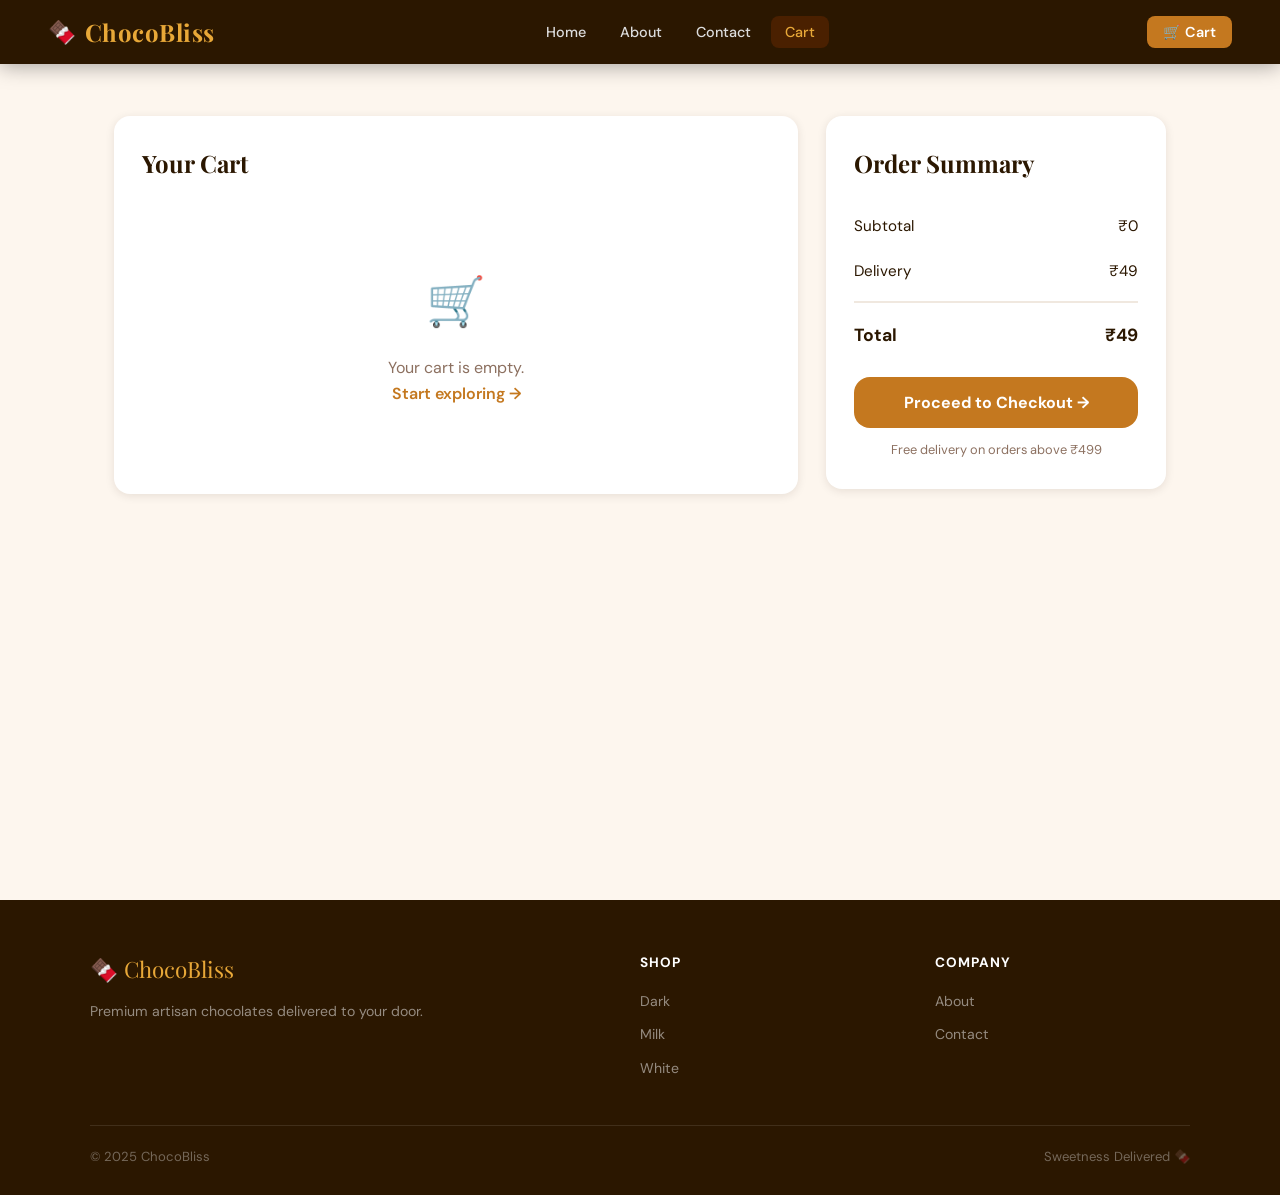
<file: pages/cart.html>
<!DOCTYPE html>
<html lang="en">
<head>
  <meta charset="UTF-8">
  <meta name="viewport" content="width=device-width, initial-scale=1.0">
  <title>Your Cart — ChocoBliss</title>
  <link rel="stylesheet" href="../assets/css/main.css">
</head>
<body>

  <nav class="navbar">
    <a href="../index.html" class="nav-logo"><span>🍫</span> ChocoBliss</a>
    <ul class="nav-links">
      <li><a href="../index.html">Home</a></li>
      <li><a href="about.html">About</a></li>
      <li><a href="contact.html">Contact</a></li>
      <li><a href="cart.html" class="active">Cart</a></li>
      
    </ul>
    <button class="nav-cart" onclick="location.href='cart.html'">🛒 Cart <span class="cart-badge">0</span></button>
    <button class="hamburger" aria-label="Menu"><span></span><span></span><span></span></button>
  </nav>

  <div class="cart-page">
    <div class="cart-layout">

      <!-- Items panel -->
      <div class="cart-panel">
        <h2>Your Cart</h2>
        <div id="cart-items">
          <div class="cart-empty">
            <div class="big-emoji">🍫</div>
            <p>Your cart is empty.<br><a href="../index.html" style="color:var(--caramel);font-weight:600;">Start exploring →</a></p>
          </div>
        </div>
      </div>

      <!-- Summary panel -->
      <div class="cart-summary">
        <div class="cart-panel">
          <h2>Order Summary</h2>
          <div class="summary-row"><span>Subtotal</span><span id="sub-total">₹0</span></div>
          <div class="summary-row"><span>Delivery</span><span id="delivery-cost">₹49</span></div>
          <div class="summary-row total"><span>Total</span><span id="grand-total">₹49</span></div>
          <button class="checkout-btn" onclick="checkout()">Proceed to Checkout →</button>
          <p style="font-size:.8rem;color:var(--muted);margin-top:12px;text-align:center;">Free delivery on orders above ₹499</p>
        </div>
      </div>

    </div>
  </div>

  <footer>
    <div class="footer-grid">
      <div class="footer-brand"><div class="logo">🍫 ChocoBliss</div><p>Premium artisan chocolates delivered to your door.</p></div>
      <div class="footer-col"><h4>Shop</h4><ul><li><a href="dark.html">Dark</a></li><li><a href="milk.html">Milk</a></li><li><a href="white.html">White</a></li></ul></div>
      <div class="footer-col"><h4>Company</h4><ul><li><a href="about.html">About</a></li><li><a href="contact.html">Contact</a></li></ul></div>
    </div>
    <div class="footer-bottom"><span>© 2025 ChocoBliss</span><span>Sweetness Delivered 🍫</span></div>
  </footer>

  <script src="../assets/js/cart.js"></script>
  <script>
    function renderCart() {
      const items = Cart.get();
      const container = document.getElementById('cart-items');
      const sub = Cart.total();
      const delivery = sub >= 499 ? 0 : 49;

      document.getElementById('sub-total').textContent = `₹${sub}`;
      document.getElementById('delivery-cost').textContent = delivery === 0 ? 'FREE' : `₹${delivery}`;
      document.getElementById('grand-total').textContent = `₹${sub + delivery}`;

      if (!items.length) {
        container.innerHTML = `<div class="cart-empty"><div class="big-emoji">🛒</div><p>Your cart is empty.<br><a href="../index.html" style="color:var(--caramel);font-weight:600;">Start exploring →</a></p></div>`;
        return;
      }

      container.innerHTML = items.map(item => `
        <div class="cart-item-row">
          <img class="cart-item-img" src="${item.img}" alt="${item.name}" onerror="this.src='https://images.unsplash.com/photo-1549007994-cb92caebd54b?w=200&q=70'">
          <div class="cart-item-info">
            <h4>${item.name}</h4>
            <div class="cart-item-meta">₹${item.price} each</div>
            <div class="qty-ctrl">
              <button class="qty-btn" onclick="changeQty('${item.id}', -1)">−</button>
              <span class="qty-num">${item.qty}</span>
              <button class="qty-btn" onclick="changeQty('${item.id}', 1)">+</button>
            </div>
          </div>
          <div class="cart-item-price">₹${item.price * item.qty}</div>
          <button class="remove-btn" onclick="removeItem('${item.id}')" title="Remove">✕</button>
        </div>
      `).join('');
    }

    function changeQty(id, delta) {
      Cart.updateQty(id, delta);
      renderCart();
    }

    function removeItem(id) {
      Cart.remove(id);
      renderCart();
    }

    function checkout() {
      const items = Cart.get();
      if (!items.length) { showToast('Your cart is empty!'); return; }
      showToast('Redirecting to checkout…');
    }

    document.addEventListener('DOMContentLoaded', renderCart);
  </script>
</body>
</html>
</file>
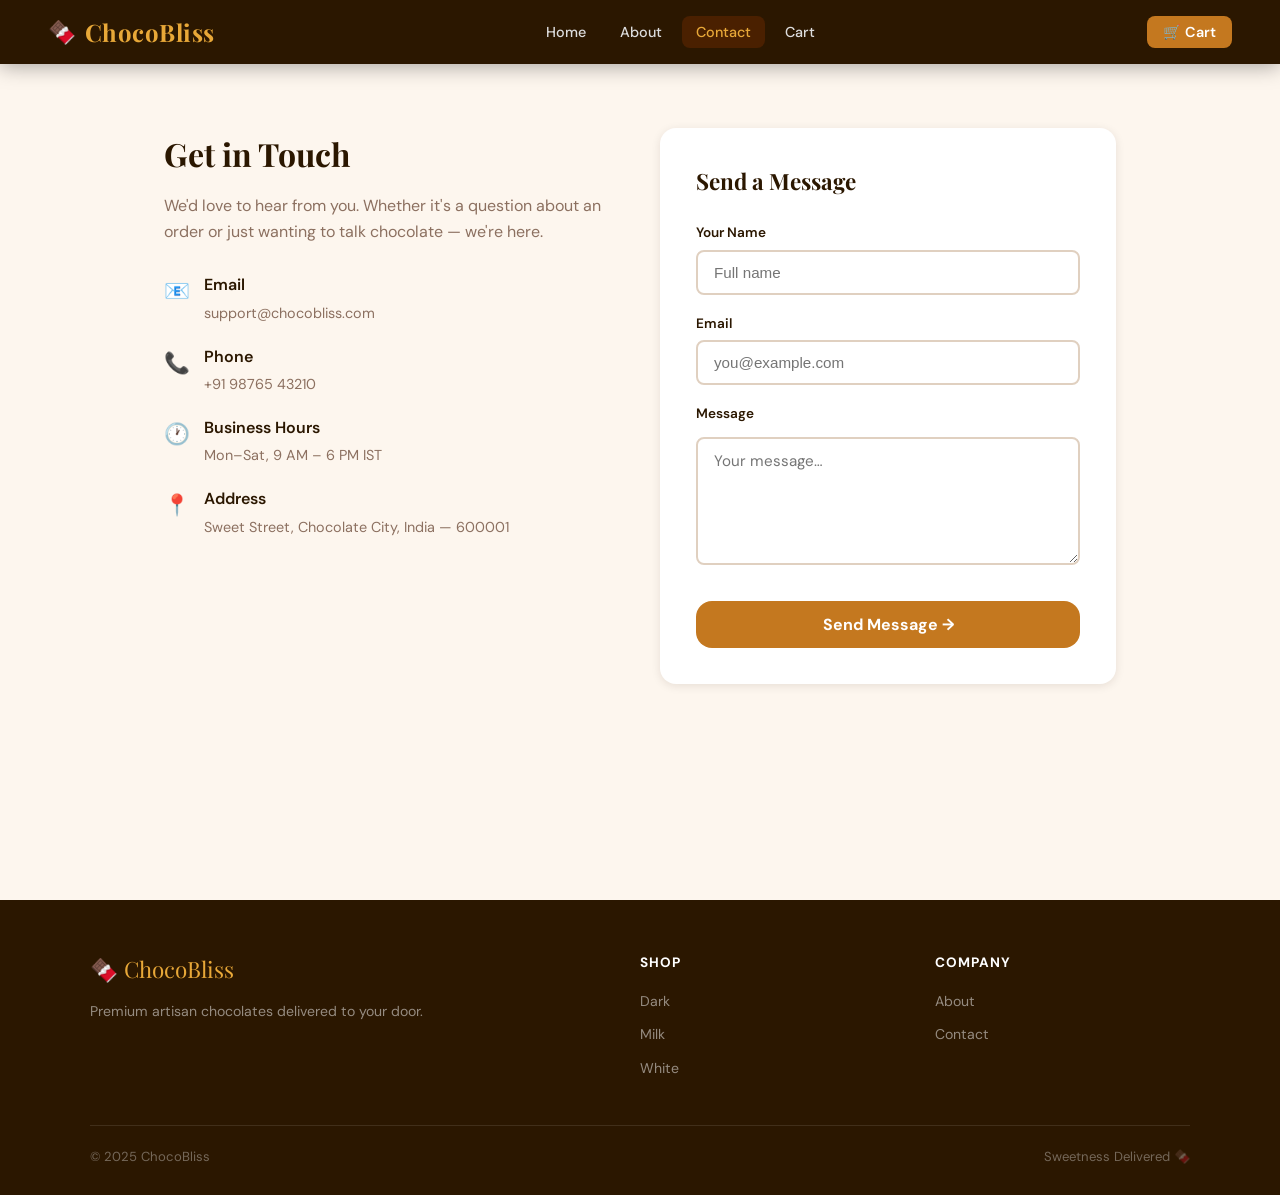
<file: pages/contact.html>
<!DOCTYPE html>
<html lang="en">
<head>
  <meta charset="UTF-8">
  <meta name="viewport" content="width=device-width, initial-scale=1.0">
  <title>Contact — ChocoBliss</title>
  <link rel="stylesheet" href="../assets/css/main.css">
</head>
<body>
  <nav class="navbar">
    <a href="../index.html" class="nav-logo"><span>🍫</span> ChocoBliss</a>
    <ul class="nav-links">
      <li><a href="../index.html">Home</a></li>
      <li><a href="about.html">About</a></li>
      <li><a href="contact.html" class="active">Contact</a></li>
      <li><a href="cart.html">Cart</a></li>
      
    </ul>
    <button class="nav-cart" onclick="location.href='cart.html'">🛒 Cart <span class="cart-badge">0</span></button>
    <button class="hamburger" aria-label="Menu"><span></span><span></span><span></span></button>
  </nav>

  <div class="contact-page">
    <div class="contact-wrap">
      <div class="contact-info">
        <h2>Get in Touch</h2>
        <p>We'd love to hear from you. Whether it's a question about an order or just wanting to talk chocolate — we're here.</p>

        <div class="contact-detail">
          <div class="contact-icon">📧</div>
          <div class="contact-detail-text">
            <strong>Email</strong>
            <span>support@chocobliss.com</span>
          </div>
        </div>
        <div class="contact-detail">
          <div class="contact-icon">📞</div>
          <div class="contact-detail-text">
            <strong>Phone</strong>
            <span>+91 98765 43210</span>
          </div>
        </div>
        <div class="contact-detail">
          <div class="contact-icon">🕐</div>
          <div class="contact-detail-text">
            <strong>Business Hours</strong>
            <span>Mon–Sat, 9 AM – 6 PM IST</span>
          </div>
        </div>
        <div class="contact-detail">
          <div class="contact-icon">📍</div>
          <div class="contact-detail-text">
            <strong>Address</strong>
            <span>Sweet Street, Chocolate City, India — 600001</span>
          </div>
        </div>
      </div>

      <div class="contact-form-card">
        <h3>Send a Message</h3>

        <div class="form-group" id="grp-name">
          <label for="name">Your Name</label>
          <input type="text" id="name" placeholder="Full name">
          <div class="form-error" id="err-name">Name is required.</div>
        </div>
        <div class="form-group" id="grp-email">
          <label for="email">Email</label>
          <input type="email" id="email" placeholder="you@example.com">
          <div class="form-error" id="err-email">Enter a valid email.</div>
        </div>
        <div class="form-group" id="grp-msg">
          <label for="msg">Message</label>
          <textarea id="msg" rows="5" placeholder="Your message…"></textarea>
          <div class="form-error" id="err-msg">Please write a message.</div>
        </div>

        <button class="send-btn" onclick="sendMsg()">Send Message →</button>
      </div>
    </div>
  </div>

  <footer>
    <div class="footer-grid">
      <div class="footer-brand"><div class="logo">🍫 ChocoBliss</div><p>Premium artisan chocolates delivered to your door.</p></div>
      <div class="footer-col"><h4>Shop</h4><ul><li><a href="dark.html">Dark</a></li><li><a href="milk.html">Milk</a></li><li><a href="white.html">White</a></li></ul></div>
      <div class="footer-col"><h4>Company</h4><ul><li><a href="about.html">About</a></li><li><a href="contact.html">Contact</a></li></ul></div>
    </div>
    <div class="footer-bottom"><span>© 2025 ChocoBliss</span><span>Sweetness Delivered 🍫</span></div>
  </footer>

  <script src="../assets/js/cart.js"></script>
  <script>
    function isEmail(v){ return /^[^\s@]+@[^\s@]+\.[^\s@]+$/.test(v); }
    function chk(id,errId,test,msg){
      const f=document.getElementById(id),g=f.closest('.form-group'),e=document.getElementById(errId);
      if(!test(f.value)){g.classList.add('has-error');f.classList.add('error');e.textContent=msg;return false;}
      g.classList.remove('has-error');f.classList.remove('error');return true;
    }
    function sendMsg(){
      const ok=[
        chk('name','err-name',v=>v.trim().length>=2,'Name is required'),
        chk('email','err-email',isEmail,'Enter a valid email'),
        chk('msg','err-msg',v=>v.trim().length>=10,'Write at least 10 characters'),
      ].every(Boolean);
      if(ok){
        showToast('Message sent! We\'ll reply within 24 hours 🍫');
        ['name','email','msg'].forEach(id=>document.getElementById(id).value='');
      }
    }
  </script>
</body>
</html>
</file>
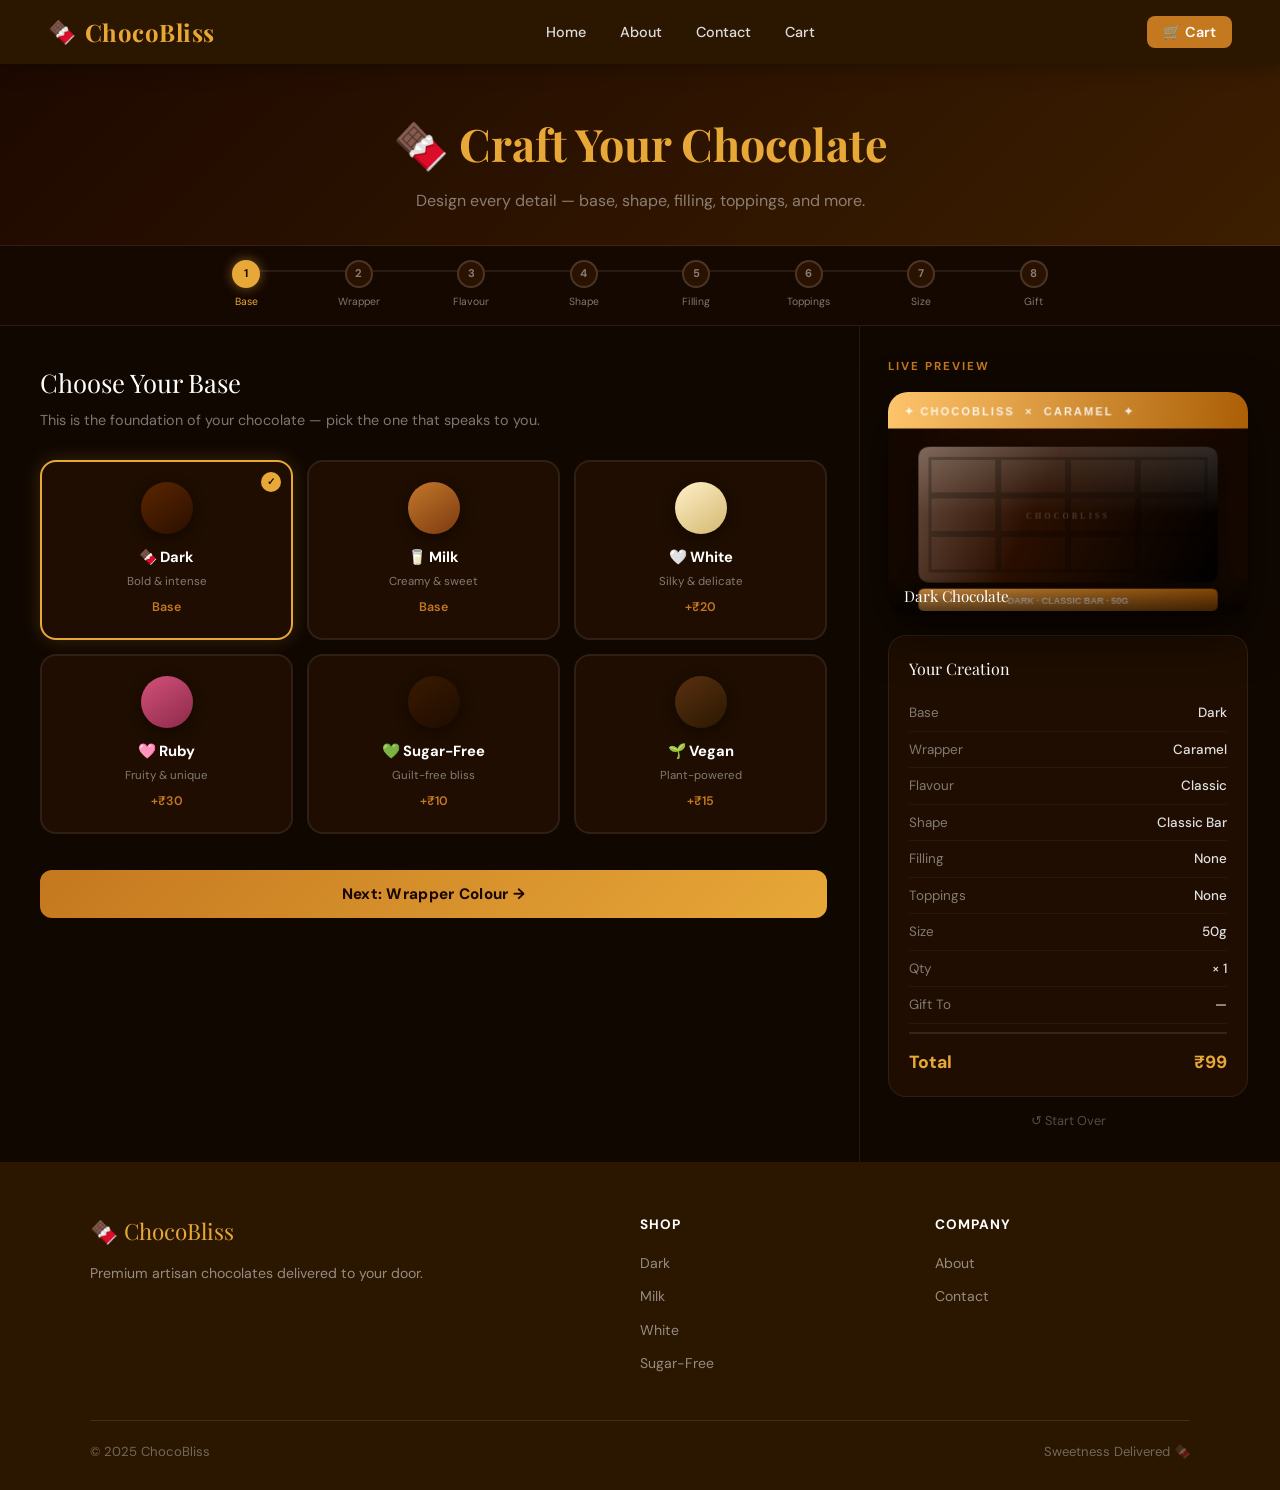
<file: pages/customized.html>
<!DOCTYPE html>
<html lang="en">
<head>
  <meta charset="UTF-8">
  <meta name="viewport" content="width=device-width, initial-scale=1.0">
  <title>Customize Your Chocolate — ChocoBliss</title>
  <link rel="stylesheet" href="../assets/css/main.css">
  <style>
    :root {
      --bg: #100700;
      --card: #1E0D00;
      --border: rgba(255,255,255,.08);
      --gold: #E8A838;
      --caramel: #C4781F;
      --muted: rgba(255,255,255,.45);
    }

    * { box-sizing: border-box; margin: 0; padding: 0; }

    .builder-page {
      background: var(--bg);
      padding-top: 64px;
      min-height: 100vh;
      font-family: 'DM Sans', sans-serif;
    }

    /* ── HEADER ── */
    .bld-header {
      background: linear-gradient(135deg, #1E0900 0%, #3C1E00 100%);
      padding: 44px 24px 32px;
      text-align: center;
      border-bottom: 1px solid var(--border);
    }
    .bld-header h1 {
      font-family: 'Playfair Display', serif;
      font-size: clamp(1.8rem, 4vw, 2.8rem);
      color: var(--gold);
    }
    .bld-header p { color: var(--muted); margin-top: 8px; }

    /* ── PROGRESS BAR ── */
    .progress-wrap {
      background: #150800;
      border-bottom: 1px solid var(--border);
      padding: 0 24px;
      overflow-x: auto;
      scrollbar-width: none;
    }
    .progress-wrap::-webkit-scrollbar { display: none; }
    .progress-steps {
      display: flex;
      max-width: 900px;
      margin: 0 auto;
    }
    .prog-step {
      flex: 1; min-width: 80px;
      display: flex; flex-direction: column; align-items: center;
      padding: 14px 6px;
      cursor: pointer;
      position: relative;
      transition: all .2s;
    }
    .prog-step::after {
      content: '';
      position: absolute; top: 24px; left: 50%; width: 100%; height: 2px;
      background: var(--border);
      z-index: 0;
    }
    .prog-step:last-child::after { display: none; }
    .prog-dot {
      width: 28px; height: 28px; border-radius: 50%;
      background: #2A1200; border: 2px solid rgba(255,255,255,.15);
      display: flex; align-items: center; justify-content: center;
      font-size: .7rem; font-weight: 700; color: var(--muted);
      z-index: 1; transition: all .25s; position: relative;
    }
    .prog-step.done .prog-dot   { background: var(--caramel); border-color: var(--caramel); color: #fff; }
    .prog-step.active .prog-dot { background: var(--gold); border-color: var(--gold); color: #1a0800; box-shadow: 0 0 12px rgba(232,168,56,.5); }
    .prog-label { font-size: .65rem; color: var(--muted); margin-top: 6px; white-space: nowrap; }
    .prog-step.active .prog-label { color: var(--gold); }
    .prog-step.done .prog-label  { color: var(--caramel); }

    /* ── MAIN LAYOUT ── */
    .bld-body {
      display: grid;
      grid-template-columns: 1fr 420px;
      max-width: 1280px;
      margin: 0 auto;
      gap: 0;
      min-height: calc(100vh - 200px);
    }

    /* ── LEFT: STEP PANELS ── */
    .bld-left {
      padding: 36px 32px 60px 40px;
      border-right: 1px solid var(--border);
    }

    .step-panel { display: none; animation: fadeSlide .35s ease; }
    .step-panel.active { display: block; }
    @keyframes fadeSlide {
      from { opacity: 0; transform: translateX(16px); }
      to   { opacity: 1; transform: translateX(0); }
    }

    .step-title {
      font-family: 'Playfair Display', serif;
      font-size: 1.6rem; color: #fff;
      margin-bottom: 6px;
    }
    .step-sub { color: var(--muted); font-size: .9rem; margin-bottom: 28px; }

    /* ── BASE CARDS ── */
    .base-grid {
      display: grid;
      grid-template-columns: repeat(3, 1fr);
      gap: 14px;
    }
    .base-card {
      border-radius: 16px;
      border: 2px solid var(--border);
      background: var(--card);
      padding: 20px 14px;
      cursor: pointer;
      text-align: center;
      transition: all .25s;
      position: relative;
      overflow: hidden;
    }
    .base-card::before {
      content: ''; position: absolute; inset: 0;
      opacity: 0; transition: opacity .3s;
    }
    .base-card:hover { border-color: rgba(232,168,56,.4); transform: translateY(-3px); }
    .base-card.sel   { border-color: var(--gold); box-shadow: 0 0 20px rgba(232,168,56,.2); }
    .base-card.sel .sel-tick { display: flex; }
    .sel-tick {
      display: none; position: absolute; top: 10px; right: 10px;
      width: 20px; height: 20px; border-radius: 50%;
      background: var(--gold); color: #1a0800;
      font-size: .65rem; font-weight: 900;
      align-items: center; justify-content: center;
    }
    .base-swatch {
      width: 52px; height: 52px; border-radius: 50%;
      margin: 0 auto 12px;
      box-shadow: 0 4px 14px rgba(0,0,0,.4);
    }
    .base-name { font-size: .92rem; font-weight: 700; color: #fff; }
    .base-tag  { font-size: .72rem; color: var(--muted); margin-top: 4px; }
    .base-price { font-size: .78rem; color: var(--caramel); margin-top: 6px; font-weight: 600; }

    /* ── WRAPPER COLOUR ── */
    .wrap-grid {
      display: flex; flex-wrap: wrap; gap: 16px;
    }
    .wrap-swatch {
      position: relative;
      width: 64px; height: 64px; border-radius: 14px;
      cursor: pointer; transition: transform .2s;
      box-shadow: 0 4px 14px rgba(0,0,0,.4);
      border: 3px solid transparent;
    }
    .wrap-swatch:hover   { transform: scale(1.1); }
    .wrap-swatch.sel     { border-color: var(--gold); transform: scale(1.14); box-shadow: 0 0 16px rgba(232,168,56,.4); }
    .wrap-name {
      position: absolute; bottom: -22px; left: 50%;
      transform: translateX(-50%); white-space: nowrap;
      font-size: .65rem; color: var(--muted);
    }
    .wrap-swatch.sel .wrap-name { color: var(--gold); }

    /* ── FLAVOUR CHIPS ── */
    .flavour-grid { display: flex; flex-wrap: wrap; gap: 10px; }
    .fl-chip {
      padding: 10px 18px; border-radius: 999px;
      border: 2px solid var(--border);
      background: var(--card);
      color: #ccc; font-size: .86rem; font-weight: 500;
      cursor: pointer; transition: all .2s; user-select: none;
      display: flex; align-items: center; gap: 6px;
    }
    .fl-chip:hover { border-color: rgba(232,168,56,.5); color: var(--gold); }
    .fl-chip.sel   { border-color: var(--gold); background: rgba(232,168,56,.12); color: var(--gold); font-weight: 700; }
    .fl-extra { font-size: .72rem; color: var(--caramel); }
    .fl-chip.sel .fl-extra { color: var(--gold); }

    /* ── MOULD (shape) ── */
    .mould-grid { display: grid; grid-template-columns: repeat(4, 1fr); gap: 14px; }
    .mould-card {
      border: 2px solid var(--border); background: var(--card);
      border-radius: 14px; padding: 18px 10px;
      text-align: center; cursor: pointer; transition: all .2s;
    }
    .mould-card:hover { border-color: rgba(232,168,56,.4); }
    .mould-card.sel   { border-color: var(--gold); background: rgba(232,168,56,.08); }
    .mould-icon { font-size: 2rem; margin-bottom: 8px; }
    .mould-name { font-size: .82rem; color: #ccc; }
    .mould-card.sel .mould-name { color: var(--gold); }

    /* ── FILLING ── */
    .filling-grid { display: grid; grid-template-columns: repeat(2, 1fr); gap: 12px; }
    .fill-card {
      display: flex; align-items: center; gap: 14px;
      padding: 14px 16px; border-radius: 14px;
      border: 2px solid var(--border); background: var(--card);
      cursor: pointer; transition: all .2s;
    }
    .fill-card:hover { border-color: rgba(232,168,56,.4); }
    .fill-card.sel   { border-color: var(--gold); background: rgba(232,168,56,.08); }
    .fill-icon { font-size: 1.6rem; }
    .fill-info { flex: 1; }
    .fill-name { font-size: .9rem; font-weight: 600; color: #fff; }
    .fill-desc { font-size: .75rem; color: var(--muted); }
    .fill-price { font-size: .78rem; color: var(--caramel); font-weight: 600; }

    /* ── TOPPINGS ── */
    .top-grid { display: grid; grid-template-columns: repeat(2, 1fr); gap: 12px; }
    .top-card {
      display: flex; align-items: center; gap: 12px;
      padding: 12px 14px; border-radius: 14px;
      border: 2px solid var(--border); background: var(--card);
      cursor: pointer; transition: all .2s; user-select: none;
    }
    .top-card:hover { border-color: rgba(232,168,56,.4); }
    .top-card.sel   { border-color: var(--gold); background: rgba(232,168,56,.08); }
    .top-icon { font-size: 1.5rem; }
    .top-info { flex: 1; }
    .top-name  { font-size: .88rem; font-weight: 600; color: #fff; }
    .top-price { font-size: .75rem; color: var(--caramel); }
    .top-chk {
      width: 22px; height: 22px; border-radius: 50%;
      border: 2px solid rgba(255,255,255,.18);
      display: flex; align-items: center; justify-content: center;
      font-size: .72rem; color: transparent; transition: all .2s;
      flex-shrink: 0;
    }
    .top-card.sel .top-chk { background: var(--gold); border-color: var(--gold); color: #1a0800; }

    /* ── SIZE ── */
    .size-grid { display: grid; grid-template-columns: repeat(2, 1fr); gap: 14px; }
    .size-card {
      border: 2px solid var(--border); background: var(--card);
      border-radius: 16px; padding: 22px 18px;
      cursor: pointer; transition: all .2s; position: relative;
    }
    .size-card:hover { border-color: rgba(232,168,56,.4); transform: translateY(-2px); }
    .size-card.sel   { border-color: var(--gold); background: rgba(232,168,56,.08); }
    .size-popular {
      position: absolute; top: -1px; right: 14px;
      background: var(--caramel); color: #fff;
      font-size: .62rem; font-weight: 700; letter-spacing: 1px;
      text-transform: uppercase; padding: 3px 10px;
      border-radius: 0 0 8px 8px;
    }
    .size-weight { font-size: 1.5rem; font-weight: 800; color: #fff; }
    .size-desc   { font-size: .8rem; color: var(--muted); margin: 4px 0 10px; }
    .size-price  { font-size: 1.1rem; font-weight: 700; color: var(--gold); }

    /* ── GIFT / QTY ── */
    .gift-row { display: flex; flex-direction: column; gap: 16px; }
    .gift-label { font-size: .82rem; font-weight: 600; color: #ccc; margin-bottom: 6px; display: block; }
    .gift-input, .gift-ta {
      width: 100%; padding: 12px 16px;
      border-radius: 12px; border: 2px solid var(--border);
      background: rgba(255,255,255,.05); color: #fff;
      font-size: .9rem; font-family: inherit; outline: none;
      transition: border-color .2s;
    }
    .gift-input::placeholder, .gift-ta::placeholder { color: rgba(255,255,255,.28); }
    .gift-input:focus, .gift-ta:focus { border-color: rgba(232,168,56,.5); }
    .gift-ta { resize: none; }
    .char-hint { font-size: .72rem; color: rgba(255,255,255,.28); text-align: right; margin-top: 4px; }

    .qty-row { display: flex; align-items: center; gap: 18px; margin-top: 8px; }
    .qty-btn {
      width: 40px; height: 40px; border-radius: 50%;
      border: 2px solid var(--border); background: none;
      color: #fff; font-size: 1.3rem; font-weight: 700;
      display: flex; align-items: center; justify-content: center;
      cursor: pointer; transition: all .2s;
    }
    .qty-btn:hover { border-color: var(--gold); color: var(--gold); }
    .qty-val { font-size: 1.6rem; font-weight: 800; color: #fff; min-width: 36px; text-align: center; }
    .qty-unit { font-size: .84rem; color: var(--muted); }

    /* ── NAV BUTTONS ── */
    .step-nav {
      display: flex; gap: 12px; margin-top: 36px;
    }
    .btn-back {
      padding: 12px 24px; border-radius: 12px;
      border: 2px solid var(--border); background: none;
      color: var(--muted); font-size: .9rem; cursor: pointer; transition: all .2s;
    }
    .btn-back:hover { border-color: rgba(255,255,255,.3); color: #fff; }
    .btn-next {
      flex: 1; padding: 14px 24px; border-radius: 12px;
      background: linear-gradient(135deg, var(--caramel), var(--gold));
      border: none; color: #1a0800; font-size: .95rem; font-weight: 800;
      cursor: pointer; transition: all .2s; letter-spacing: .3px;
    }
    .btn-next:hover { transform: translateY(-2px); box-shadow: 0 6px 24px rgba(232,168,56,.35); }
    .btn-add {
      flex: 1; padding: 14px 24px; border-radius: 12px;
      background: linear-gradient(135deg, var(--caramel), var(--gold));
      border: none; color: #1a0800; font-size: 1rem; font-weight: 800;
      cursor: pointer; transition: all .2s; letter-spacing: .3px;
    }
    .btn-add:hover { transform: translateY(-2px); box-shadow: 0 8px 28px rgba(232,168,56,.45); }

    /* ── RIGHT: PREVIEW ── */
    .bld-right {
      position: sticky; top: 64px; height: calc(100vh - 64px);
      overflow-y: auto; padding: 32px 32px 40px 28px;
      scrollbar-width: thin;
    }

    .preview-label {
      font-size: .72rem; font-weight: 700; letter-spacing: 2px;
      text-transform: uppercase; color: var(--caramel);
      margin-bottom: 16px;
    }

    /* ── CANVAS BAR ── */
    .canvas-wrap {
      position: relative; margin-bottom: 20px;
      border-radius: 20px; overflow: hidden;
      background: #1a0900;
      box-shadow: 0 16px 48px rgba(0,0,0,.6);
    }
    #choc-canvas { display: block; width: 100%; }

    .bar-label-overlay {
      position: absolute; bottom: 0; left: 0; right: 0;
      padding: 10px 16px;
      background: linear-gradient(to top, rgba(0,0,0,.7), transparent);
      display: flex; align-items: flex-end; justify-content: space-between;
    }
    .bar-choc-name {
      font-family: 'Playfair Display', serif;
      font-size: .95rem; color: #fff;
      max-width: 200px; line-height: 1.2;
    }
    .bar-msg-tag {
      font-size: .7rem; color: var(--gold); font-style: italic;
      max-width: 100px; text-align: right; line-height: 1.3;
    }

    /* ── SUMMARY CARD ── */
    .sum-card {
      background: var(--card); border: 1px solid var(--border);
      border-radius: 18px; padding: 20px;
      margin-top: 16px;
    }
    .sum-title {
      font-family: 'Playfair Display', serif;
      font-size: 1rem; color: #fff; margin-bottom: 14px;
    }
    .sum-row {
      display: flex; justify-content: space-between; align-items: center;
      padding: 7px 0; font-size: .84rem;
      border-bottom: 1px solid rgba(255,255,255,.05);
      color: var(--muted);
    }
    .sum-row:last-of-type { border-bottom: none; }
    .sum-val { color: #e0e0e0; font-weight: 500; text-align: right; max-width: 60%; }
    .sum-total {
      display: flex; justify-content: space-between; align-items: center;
      padding: 14px 0 0; margin-top: 8px;
      border-top: 2px solid rgba(255,255,255,.1);
      font-size: 1.1rem; font-weight: 800; color: var(--gold);
    }

    /* ── RESET ── */
    .reset-link {
      display: block; text-align: center; margin-top: 14px;
      font-size: .8rem; color: rgba(255,255,255,.28);
      cursor: pointer; transition: color .2s;
    }
    .reset-link:hover { color: rgba(255,255,255,.6); }

    /* ── RESPONSIVE ── */
    @media(max-width:960px){
      .bld-body { grid-template-columns: 1fr; }
      .bld-right {
        position: static; height: auto;
        border-top: 1px solid var(--border);
        padding: 28px 20px 40px;
      }
      .bld-left { padding: 28px 20px 20px; border-right: none; }
    }
    @media(max-width:540px){
      .base-grid  { grid-template-columns: repeat(2,1fr); }
      .mould-grid { grid-template-columns: repeat(2,1fr); }
      .size-grid  { grid-template-columns: 1fr; }
      .top-grid   { grid-template-columns: 1fr; }
      .filling-grid { grid-template-columns: 1fr; }
    }
  </style>
</head>
<body>

<!-- NAVBAR -->
<nav class="navbar">
  <a href="../index.html" class="nav-logo"><span>🍫</span> ChocoBliss</a>
  <ul class="nav-links">
    <li><a href="../index.html">Home</a></li>
    <li><a href="about.html">About</a></li>
    <li><a href="contact.html">Contact</a></li>
    <li><a href="cart.html">Cart</a></li>
  </ul>
  <button class="nav-cart" onclick="location.href='cart.html'">
    🛒 Cart <span class="cart-badge">0</span>
  </button>
  <button class="hamburger" aria-label="Menu"><span></span><span></span><span></span></button>
</nav>

<div class="builder-page">
  <div class="bld-header">
    <h1>🍫 Craft Your Chocolate</h1>
    <p>Design every detail — base, shape, filling, toppings, and more.</p>
  </div>

  <!-- PROGRESS -->
  <div class="progress-wrap">
    <div class="progress-steps" id="progress-steps">
      <!-- filled by JS -->
    </div>
  </div>

  <div class="bld-body">

    <!-- LEFT STEPS -->
    <div class="bld-left" id="bld-left">

      <!-- STEP 1: BASE -->
      <div class="step-panel active" id="sp-0">
        <div class="step-title">Choose Your Base</div>
        <div class="step-sub">This is the foundation of your chocolate — pick the one that speaks to you.</div>
        <div class="base-grid">
          <div class="base-card sel" onclick="pickBase(this,'Dark','#2A0F00','Bold & intense',0)">
            <div class="sel-tick">✓</div>
            <div class="base-swatch" style="background:linear-gradient(145deg,#5C2600,#2A0F00)"></div>
            <div class="base-name">🍫 Dark</div>
            <div class="base-tag">Bold & intense</div>
            <div class="base-price">Base</div>
          </div>
          <div class="base-card" onclick="pickBase(this,'Milk','#7B3A10','Creamy & sweet',0)">
            <div class="sel-tick">✓</div>
            <div class="base-swatch" style="background:linear-gradient(145deg,#C4782A,#7B3A10)"></div>
            <div class="base-name">🥛 Milk</div>
            <div class="base-tag">Creamy & sweet</div>
            <div class="base-price">Base</div>
          </div>
          <div class="base-card" onclick="pickBase(this,'White','#E8D5A0','Silky & delicate',20)">
            <div class="sel-tick">✓</div>
            <div class="base-swatch" style="background:linear-gradient(145deg,#FFF0C8,#D4B870)"></div>
            <div class="base-name">🤍 White</div>
            <div class="base-tag">Silky & delicate</div>
            <div class="base-price">+₹20</div>
          </div>
          <div class="base-card" onclick="pickBase(this,'Ruby','#8B2A4A','Fruity & unique',30)">
            <div class="sel-tick">✓</div>
            <div class="base-swatch" style="background:linear-gradient(145deg,#D4507A,#8B2A4A)"></div>
            <div class="base-name">🩷 Ruby</div>
            <div class="base-tag">Fruity & unique</div>
            <div class="base-price">+₹30</div>
          </div>
          <div class="base-card" onclick="pickBase(this,'Sugar-Free','#1E0C00','Guilt-free bliss',10)">
            <div class="sel-tick">✓</div>
            <div class="base-swatch" style="background:linear-gradient(145deg,#3A1A00,#1E0C00)"></div>
            <div class="base-name">💚 Sugar-Free</div>
            <div class="base-tag">Guilt-free bliss</div>
            <div class="base-price">+₹10</div>
          </div>
          <div class="base-card" onclick="pickBase(this,'Vegan Dark','#2A1800','Plant-powered',15)">
            <div class="sel-tick">✓</div>
            <div class="base-swatch" style="background:linear-gradient(145deg,#5A3010,#2A1800)"></div>
            <div class="base-name">🌱 Vegan</div>
            <div class="base-tag">Plant-powered</div>
            <div class="base-price">+₹15</div>
          </div>
        </div>
        <div class="step-nav">
          <button class="btn-next" onclick="goStep(1)">Next: Wrapper Colour →</button>
        </div>
      </div>

      <!-- STEP 2: WRAPPER -->
      <div class="step-panel" id="sp-1">
        <div class="step-title">Wrapper Colour</div>
        <div class="step-sub">The first thing they see — make it count.</div>
        <div class="wrap-grid" id="wrap-grid">
          <div class="wrap-swatch sel" style="background:#C4781F" onclick="pickWrap(this,'Caramel','#C4781F')"><span class="wrap-name">Caramel</span></div>
          <div class="wrap-swatch" style="background:#8B1A1A" onclick="pickWrap(this,'Ruby Red','#8B1A1A')"><span class="wrap-name">Ruby Red</span></div>
          <div class="wrap-swatch" style="background:#1A3A5C" onclick="pickWrap(this,'Midnight','#1A3A5C')"><span class="wrap-name">Midnight</span></div>
          <div class="wrap-swatch" style="background:#2D5A27" onclick="pickWrap(this,'Forest','#2D5A27')"><span class="wrap-name">Forest</span></div>
          <div class="wrap-swatch" style="background:#4A2C6E" onclick="pickWrap(this,'Purple','#4A2C6E')"><span class="wrap-name">Purple</span></div>
          <div class="wrap-swatch" style="background:#1A1A1A;border:1px solid #444" onclick="pickWrap(this,'Matte Black','#1A1A1A')"><span class="wrap-name">Black</span></div>
          <div class="wrap-swatch" style="background:linear-gradient(135deg,#E8C850,#B8941A)" onclick="pickWrap(this,'Gold','#C0A030')"><span class="wrap-name">Gold</span></div>
          <div class="wrap-swatch" style="background:linear-gradient(135deg,#D0D0E0,#909098);border:1px solid #666" onclick="pickWrap(this,'Silver','#A0A0B0')"><span class="wrap-name">Silver</span></div>
          <div class="wrap-swatch" style="background:linear-gradient(135deg,#FF9EB0,#E05878)" onclick="pickWrap(this,'Rose Pink','#E0607A')"><span class="wrap-name">Rose Pink</span></div>
          <div class="wrap-swatch" style="background:linear-gradient(135deg,#60C0FF,#2060C0)" onclick="pickWrap(this,'Ocean Blue','#3080C0')"><span class="wrap-name">Ocean Blue</span></div>
        </div>
        <div class="step-nav">
          <button class="btn-back" onclick="goStep(0)">← Back</button>
          <button class="btn-next" onclick="goStep(2)">Next: Flavour →</button>
        </div>
      </div>

      <!-- STEP 3: FLAVOUR -->
      <div class="step-panel" id="sp-2">
        <div class="step-title">Flavour Infusion</div>
        <div class="step-sub">Add a twist that transforms the whole experience.</div>
        <div class="flavour-grid">
          <div class="fl-chip sel" onclick="pickFl(this,'Classic',0)">✨ Classic</div>
          <div class="fl-chip" onclick="pickFl(this,'Almond',15)">🥜 Almond <span class="fl-extra">+₹15</span></div>
          <div class="fl-chip" onclick="pickFl(this,'Hazelnut',15)">🌰 Hazelnut <span class="fl-extra">+₹15</span></div>
          <div class="fl-chip" onclick="pickFl(this,'Raspberry',20)">🍓 Raspberry <span class="fl-extra">+₹20</span></div>
          <div class="fl-chip" onclick="pickFl(this,'Mint',10)">🌿 Mint <span class="fl-extra">+₹10</span></div>
          <div class="fl-chip" onclick="pickFl(this,'Orange Zest',10)">🍊 Orange Zest <span class="fl-extra">+₹10</span></div>
          <div class="fl-chip" onclick="pickFl(this,'Caramel',20)">🍮 Caramel <span class="fl-extra">+₹20</span></div>
          <div class="fl-chip" onclick="pickFl(this,'Espresso',15)">☕ Espresso <span class="fl-extra">+₹15</span></div>
          <div class="fl-chip" onclick="pickFl(this,'Lavender',25)">💜 Lavender <span class="fl-extra">+₹25</span></div>
          <div class="fl-chip" onclick="pickFl(this,'Saffron',35)">🌸 Saffron <span class="fl-extra">+₹35</span></div>
          <div class="fl-chip" onclick="pickFl(this,'Chilli',20)">🌶️ Chilli <span class="fl-extra">+₹20</span></div>
          <div class="fl-chip" onclick="pickFl(this,'Rose',20)">🌹 Rose <span class="fl-extra">+₹20</span></div>
          <div class="fl-chip" onclick="pickFl(this,'Matcha',25)">🍵 Matcha <span class="fl-extra">+₹25</span></div>
          <div class="fl-chip" onclick="pickFl(this,'Coconut',15)">🥥 Coconut <span class="fl-extra">+₹15</span></div>
        </div>
        <div class="step-nav">
          <button class="btn-back" onclick="goStep(1)">← Back</button>
          <button class="btn-next" onclick="goStep(3)">Next: Shape →</button>
        </div>
      </div>

      <!-- STEP 4: MOULD -->
      <div class="step-panel" id="sp-3">
        <div class="step-title">Choose Your Shape</div>
        <div class="step-sub">The mould defines the look of every square.</div>
        <div class="mould-grid">
          <div class="mould-card sel" onclick="pickMould(this,'Classic Bar')">
            <div class="mould-icon">🟫</div>
            <div class="mould-name">Classic Bar</div>
          </div>
          <div class="mould-card" onclick="pickMould(this,'Hearts')">
            <div class="mould-icon">❤️</div>
            <div class="mould-name">Hearts</div>
          </div>
          <div class="mould-card" onclick="pickMould(this,'Squares')">
            <div class="mould-icon">⬛</div>
            <div class="mould-name">Squares</div>
          </div>
          <div class="mould-card" onclick="pickMould(this,'Rounds')">
            <div class="mould-icon">⚫</div>
            <div class="mould-name">Rounds</div>
          </div>
          <div class="mould-card" onclick="pickMould(this,'Stars')">
            <div class="mould-icon">⭐</div>
            <div class="mould-name">Stars</div>
          </div>
          <div class="mould-card" onclick="pickMould(this,'Leaves')">
            <div class="mould-icon">🍃</div>
            <div class="mould-name">Leaves</div>
          </div>
          <div class="mould-card" onclick="pickMould(this,'Roses')">
            <div class="mould-icon">🌹</div>
            <div class="mould-name">Roses</div>
          </div>
          <div class="mould-card" onclick="pickMould(this,'Diamonds')">
            <div class="mould-icon">💎</div>
            <div class="mould-name">Diamonds</div>
          </div>
        </div>
        <div class="step-nav">
          <button class="btn-back" onclick="goStep(2)">← Back</button>
          <button class="btn-next" onclick="goStep(4)">Next: Filling →</button>
        </div>
      </div>

      <!-- STEP 5: FILLING -->
      <div class="step-panel" id="sp-4">
        <div class="step-title">Add a Filling</div>
        <div class="step-sub">A surprise inside every bite — optional but irresistible.</div>
        <div class="filling-grid">
          <div class="fill-card sel" onclick="pickFill(this,'None',0)">
            <div class="fill-icon">🚫</div>
            <div class="fill-info">
              <div class="fill-name">No Filling</div>
              <div class="fill-desc">Pure chocolate, solid through</div>
              <div class="fill-price">Included</div>
            </div>
          </div>
          <div class="fill-card" onclick="pickFill(this,'Hazelnut Praline',25)">
            <div class="fill-icon">🌰</div>
            <div class="fill-info">
              <div class="fill-name">Hazelnut Praline</div>
              <div class="fill-desc">Smooth, nutty centre</div>
              <div class="fill-price">+₹25</div>
            </div>
          </div>
          <div class="fill-card" onclick="pickFill(this,'Salted Caramel',20)">
            <div class="fill-icon">🍮</div>
            <div class="fill-info">
              <div class="fill-name">Salted Caramel</div>
              <div class="fill-desc">Gooey & golden</div>
              <div class="fill-price">+₹20</div>
            </div>
          </div>
          <div class="fill-card" onclick="pickFill(this,'Raspberry Ganache',30)">
            <div class="fill-icon">🍓</div>
            <div class="fill-info">
              <div class="fill-name">Raspberry Ganache</div>
              <div class="fill-desc">Tart berry burst</div>
              <div class="fill-price">+₹30</div>
            </div>
          </div>
          <div class="fill-card" onclick="pickFill(this,'Vanilla Cream',20)">
            <div class="fill-icon">🍦</div>
            <div class="fill-info">
              <div class="fill-name">Vanilla Cream</div>
              <div class="fill-desc">Light & airy</div>
              <div class="fill-price">+₹20</div>
            </div>
          </div>
          <div class="fill-card" onclick="pickFill(this,'Espresso Truffle',30)">
            <div class="fill-icon">☕</div>
            <div class="fill-info">
              <div class="fill-name">Espresso Truffle</div>
              <div class="fill-desc">Bold coffee hit</div>
              <div class="fill-price">+₹30</div>
            </div>
          </div>
          <div class="fill-card" onclick="pickFill(this,'Mango Coulis',25)">
            <div class="fill-icon">🥭</div>
            <div class="fill-info">
              <div class="fill-name">Mango Coulis</div>
              <div class="fill-desc">Tropical surprise</div>
              <div class="fill-price">+₹25</div>
            </div>
          </div>
          <div class="fill-card" onclick="pickFill(this,'Peanut Butter',20)">
            <div class="fill-icon">🥜</div>
            <div class="fill-info">
              <div class="fill-name">Peanut Butter</div>
              <div class="fill-desc">Rich & roasted</div>
              <div class="fill-price">+₹20</div>
            </div>
          </div>
        </div>
        <div class="step-nav">
          <button class="btn-back" onclick="goStep(3)">← Back</button>
          <button class="btn-next" onclick="goStep(5)">Next: Toppings →</button>
        </div>
      </div>

      <!-- STEP 6: TOPPINGS -->
      <div class="step-panel" id="sp-5">
        <div class="step-title">Toppings</div>
        <div class="step-sub">Decorate the surface — pick as many as you like.</div>
        <div class="top-grid">
          <div class="top-card" onclick="toggleTop(this,'Crushed Almonds','almond',20)">
            <div class="top-icon">🥜</div>
            <div class="top-info"><div class="top-name">Crushed Almonds</div><div class="top-price">+₹20</div></div>
            <div class="top-chk">✓</div>
          </div>
          <div class="top-card" onclick="toggleTop(this,'Sea Salt Flakes','salt',15)">
            <div class="top-icon">🧂</div>
            <div class="top-info"><div class="top-name">Sea Salt Flakes</div><div class="top-price">+₹15</div></div>
            <div class="top-chk">✓</div>
          </div>
          <div class="top-card" onclick="toggleTop(this,'Rose Petals','rose',25)">
            <div class="top-icon">🌹</div>
            <div class="top-info"><div class="top-name">Dried Rose Petals</div><div class="top-price">+₹25</div></div>
            <div class="top-chk">✓</div>
          </div>
          <div class="top-card" onclick="toggleTop(this,'Edible Gold Dust','gold',40)">
            <div class="top-icon">✨</div>
            <div class="top-info"><div class="top-name">Edible Gold Dust</div><div class="top-price">+₹40</div></div>
            <div class="top-chk">✓</div>
          </div>
          <div class="top-card" onclick="toggleTop(this,'Pistachio Crumble','pistachio',20)">
            <div class="top-icon">🫘</div>
            <div class="top-info"><div class="top-name">Pistachio Crumble</div><div class="top-price">+₹20</div></div>
            <div class="top-chk">✓</div>
          </div>
          <div class="top-card" onclick="toggleTop(this,'Freeze-Dried Berries','berry',30)">
            <div class="top-icon">🫐</div>
            <div class="top-info"><div class="top-name">Freeze-Dried Berries</div><div class="top-price">+₹30</div></div>
            <div class="top-chk">✓</div>
          </div>
          <div class="top-card" onclick="toggleTop(this,'Coconut Flakes','coconut',15)">
            <div class="top-icon">🥥</div>
            <div class="top-info"><div class="top-name">Coconut Flakes</div><div class="top-price">+₹15</div></div>
            <div class="top-chk">✓</div>
          </div>
          <div class="top-card" onclick="toggleTop(this,'Chilli Flakes','chilli',20)">
            <div class="top-icon">🌶️</div>
            <div class="top-info"><div class="top-name">Chilli Flakes</div><div class="top-price">+₹20</div></div>
            <div class="top-chk">✓</div>
          </div>
          <div class="top-card" onclick="toggleTop(this,'Cocoa Nibs','cocoa',15)">
            <div class="top-icon">☕</div>
            <div class="top-info"><div class="top-name">Cocoa Nibs</div><div class="top-price">+₹15</div></div>
            <div class="top-chk">✓</div>
          </div>
          <div class="top-card" onclick="toggleTop(this,'Honeycomb Bits','honey',25)">
            <div class="top-icon">🍯</div>
            <div class="top-info"><div class="top-name">Honeycomb Bits</div><div class="top-price">+₹25</div></div>
            <div class="top-chk">✓</div>
          </div>
        </div>
        <div class="step-nav">
          <button class="btn-back" onclick="goStep(4)">← Back</button>
          <button class="btn-next" onclick="goStep(6)">Next: Size →</button>
        </div>
      </div>

      <!-- STEP 7: SIZE -->
      <div class="step-panel" id="sp-6">
        <div class="step-title">Size & Quantity</div>
        <div class="step-sub">Choose how much joy you want in each box.</div>
        <div class="size-grid">
          <div class="size-card sel" onclick="pickSize(this,'50g',99)">
            <div class="size-weight">50g</div>
            <div class="size-desc">A perfect single-serve treat</div>
            <div class="size-price">₹99</div>
          </div>
          <div class="size-card" onclick="pickSize(this,'100g',179)">
            <div class="size-weight">100g</div>
            <div class="size-desc">Great to share with one</div>
            <div class="size-price">₹179</div>
          </div>
          <div class="size-card" onclick="pickSize(this,'200g',329)">
            <div class="size-popular">Popular</div>
            <div class="size-weight">200g</div>
            <div class="size-desc">The sweet spot for gifting</div>
            <div class="size-price">₹329</div>
          </div>
          <div class="size-card" onclick="pickSize(this,'500g Gift Box',699)">
            <div class="size-weight">🎁 500g</div>
            <div class="size-desc">Luxurious gift box edition</div>
            <div class="size-price">₹699</div>
          </div>
        </div>
        <div style="margin-top:28px;">
          <label class="gift-label">Quantity</label>
          <div class="qty-row">
            <button class="qty-btn" onclick="changeQty(-1)">−</button>
            <div class="qty-val" id="qty-val">1</div>
            <button class="qty-btn" onclick="changeQty(1)">+</button>
            <span class="qty-unit" id="qty-unit">× ₹99 each</span>
          </div>
        </div>
        <div class="step-nav">
          <button class="btn-back" onclick="goStep(5)">← Back</button>
          <button class="btn-next" onclick="goStep(7)">Next: Gift Message →</button>
        </div>
      </div>

      <!-- STEP 8: GIFT -->
      <div class="step-panel" id="sp-7">
        <div class="step-title">Gift Message</div>
        <div class="step-sub">Add a personal touch — printed on the inner wrapper. Optional.</div>
        <div class="gift-row">
          <div>
            <label class="gift-label">Recipient Name (optional)</label>
            <input class="gift-input" id="gift-to" type="text" maxlength="30" placeholder="e.g. Priya, Mom, Mr. Rajan…" oninput="updateGift()">
          </div>
          <div>
            <label class="gift-label">Your Message <span style="color:#555;font-weight:400;">(max 80 chars)</span></label>
            <textarea class="gift-ta" id="gift-msg" rows="3" maxlength="80" placeholder="e.g. Happy Birthday! Made with love 🍫" oninput="updateGift()"></textarea>
            <div class="char-hint"><span id="char-n">0</span>/80</div>
          </div>
        </div>
        <div class="step-nav">
          <button class="btn-back" onclick="goStep(6)">← Back</button>
          <button class="btn-add" onclick="addToCart()">🛒 Add to Cart</button>
        </div>
      </div>

    </div><!-- end bld-left -->

    <!-- RIGHT: LIVE PREVIEW -->
    <div class="bld-right">
      <div class="preview-label">Live Preview</div>

      <div class="canvas-wrap">
        <canvas id="choc-canvas" width="356" height="220"></canvas>
        <div class="bar-label-overlay">
          <div class="bar-choc-name" id="bar-name">Classic Dark Chocolate</div>
          <div class="bar-msg-tag" id="bar-msg"></div>
        </div>
      </div>

      <div class="sum-card">
        <div class="sum-title">Your Creation</div>
        <div class="sum-row"><span>Base</span><span class="sum-val" id="s-base">Dark</span></div>
        <div class="sum-row"><span>Wrapper</span><span class="sum-val" id="s-wrap">Caramel</span></div>
        <div class="sum-row"><span>Flavour</span><span class="sum-val" id="s-flavour">Classic</span></div>
        <div class="sum-row"><span>Shape</span><span class="sum-val" id="s-mould">Classic Bar</span></div>
        <div class="sum-row"><span>Filling</span><span class="sum-val" id="s-fill">None</span></div>
        <div class="sum-row"><span>Toppings</span><span class="sum-val" id="s-tops">None</span></div>
        <div class="sum-row"><span>Size</span><span class="sum-val" id="s-size">50g</span></div>
        <div class="sum-row"><span>Qty</span><span class="sum-val" id="s-qty">× 1</span></div>
        <div class="sum-row"><span>Gift To</span><span class="sum-val" id="s-giftto">—</span></div>
        <div class="sum-total">
          <span>Total</span><span id="s-total">₹99</span>
        </div>
      </div>

      <span class="reset-link" onclick="resetAll()">↺ Start Over</span>
    </div>

  </div><!-- end bld-body -->
</div><!-- end builder-page -->

<footer>
  <div class="footer-grid">
    <div class="footer-brand"><div class="logo">🍫 ChocoBliss</div><p>Premium artisan chocolates delivered to your door.</p></div>
    <div class="footer-col"><h4>Shop</h4><ul><li><a href="dark.html">Dark</a></li><li><a href="milk.html">Milk</a></li><li><a href="white.html">White</a></li><li><a href="sugarfree.html">Sugar-Free</a></li></ul></div>
    <div class="footer-col"><h4>Company</h4><ul><li><a href="about.html">About</a></li><li><a href="contact.html">Contact</a></li></ul></div>
  </div>
  <div class="footer-bottom"><span>© 2025 ChocoBliss</span><span>Sweetness Delivered 🍫</span></div>
</footer>

<script src="../assets/js/cart.js"></script>
<script>
// ═══════════════════════════════════════
//  STATE
// ═══════════════════════════════════════
const S = {
  step: 0,
  base:    { label:'Dark',        color:'#2A0F00', extra:0 },
  wrap:    { label:'Caramel',     color:'#C4781F' },
  flavour: { label:'Classic',     extra:0 },
  mould:   'Classic Bar',
  fill:    { label:'None',        extra:0 },
  toppings:[],
  size:    { label:'50g',         price:99 },
  qty:     1,
  giftTo:  '',
  giftMsg: ''
};

const STEPS = [
  'Base','Wrapper','Flavour','Shape','Filling','Toppings','Size','Gift'
];

// ═══════════════════════════════════════
//  PROGRESS BAR
// ═══════════════════════════════════════
function buildProgress() {
  const wrap = document.getElementById('progress-steps');
  wrap.innerHTML = STEPS.map((label, i) => `
    <div class="prog-step ${i < S.step ? 'done' : i===S.step ? 'active' : ''}" onclick="goStep(${i})">
      <div class="prog-dot">${i < S.step ? '✓' : i+1}</div>
      <div class="prog-label">${label}</div>
    </div>
  `).join('');
}

function goStep(n) {
  document.getElementById(`sp-${S.step}`).classList.remove('active');
  S.step = n;
  document.getElementById(`sp-${S.step}`).classList.add('active');
  buildProgress();
  document.getElementById('bld-left').scrollIntoView({ behavior:'smooth', block:'start' });
}

// ═══════════════════════════════════════
//  PICKERS
// ═══════════════════════════════════════
function pickBase(el, label, color, tag, extra) {
  el.closest('.base-grid').querySelectorAll('.base-card').forEach(c => c.classList.remove('sel'));
  el.classList.add('sel');
  S.base = { label, color, extra };
  drawCanvas(); refreshSummary();
}

function pickWrap(el, label, color) {
  document.querySelectorAll('.wrap-swatch').forEach(c => c.classList.remove('sel'));
  el.classList.add('sel');
  S.wrap = { label, color };
  drawCanvas(); refreshSummary();
}

function pickFl(el, label, extra) {
  el.closest('.flavour-grid').querySelectorAll('.fl-chip').forEach(c => c.classList.remove('sel'));
  el.classList.add('sel');
  S.flavour = { label, extra };
  refreshSummary();
}

function pickMould(el, label) {
  el.closest('.mould-grid').querySelectorAll('.mould-card').forEach(c => c.classList.remove('sel'));
  el.classList.add('sel');
  S.mould = label;
  drawCanvas(); refreshSummary();
}

function pickFill(el, label, extra) {
  el.closest('.filling-grid').querySelectorAll('.fill-card').forEach(c => c.classList.remove('sel'));
  el.classList.add('sel');
  S.fill = { label, extra };
  refreshSummary();
}

function toggleTop(el, label, type, cost) {
  const idx = S.toppings.findIndex(t => t.label === label);
  if (idx > -1) { S.toppings.splice(idx, 1); el.classList.remove('sel'); }
  else          { S.toppings.push({ label, type, cost }); el.classList.add('sel'); }
  drawCanvas(); refreshSummary();
}

function pickSize(el, label, price) {
  el.closest('.size-grid').querySelectorAll('.size-card').forEach(c => c.classList.remove('sel'));
  el.classList.add('sel');
  S.size = { label, price };
  document.getElementById('qty-unit').textContent = `× ₹${price} each`;
  refreshSummary();
}

function changeQty(d) {
  S.qty = Math.max(1, Math.min(20, S.qty + d));
  document.getElementById('qty-val').textContent = S.qty;
  refreshSummary();
}

function updateGift() {
  S.giftTo  = document.getElementById('gift-to').value;
  S.giftMsg = document.getElementById('gift-msg').value;
  document.getElementById('char-n').textContent = S.giftMsg.length;
  document.getElementById('bar-msg').textContent = S.giftMsg ? `"${S.giftMsg}"` : '';
  document.getElementById('s-giftto').textContent = S.giftTo || '—';
}

// ═══════════════════════════════════════
//  CANVAS DRAW — real-time chocolate bar
// ═══════════════════════════════════════
function drawCanvas() {
  const canvas = document.getElementById('choc-canvas');
  const ctx    = canvas.getContext('2d');
  const W = canvas.width, H = canvas.height;

  // Background glow
  ctx.clearRect(0, 0, W, H);
  const bg = ctx.createRadialGradient(W/2, H/2, 10, W/2, H/2, W*0.7);
  bg.addColorStop(0, hexAlpha(S.base.color, .5));
  bg.addColorStop(1, '#0a0400');
  ctx.fillStyle = bg;
  ctx.fillRect(0, 0, W, H);

  // ── Wrapper band (top) ──
  const wrapH = 36;
  ctx.save();
  const wrapGrad = ctx.createLinearGradient(0, 0, W, wrapH);
  wrapGrad.addColorStop(0, lightenHex(S.wrap.color, 30));
  wrapGrad.addColorStop(1, darkenHex(S.wrap.color, 10));
  ctx.fillStyle = wrapGrad;
  ctx.fillRect(0, 0, W, wrapH);
  // wrapper text
  ctx.font = 'bold 11px DM Sans, sans-serif';
  ctx.fillStyle = 'rgba(255,255,255,0.85)';
  ctx.letterSpacing = '2px';
  ctx.fillText('✦ CHOCOBLISS  ×  ' + S.wrap.label.toUpperCase() + '  ✦', 16, 23);
  ctx.restore();

  // ── Main chocolate bar body ──
  const barX = 30, barY = wrapH + 18, barW = W - 60, barH = H - wrapH - 50;
  const radius = 12;

  // Bar shadow
  ctx.save();
  ctx.shadowColor = 'rgba(0,0,0,0.6)';
  ctx.shadowBlur = 24;
  ctx.shadowOffsetY = 8;

  // Bar base gradient
  const barGrad = ctx.createLinearGradient(barX, barY, barX + barW, barY + barH);
  barGrad.addColorStop(0, lightenHex(S.base.color, 25));
  barGrad.addColorStop(0.4, S.base.color);
  barGrad.addColorStop(1, darkenHex(S.base.color, 20));
  roundRect(ctx, barX, barY, barW, barH, radius);
  ctx.fillStyle = barGrad;
  ctx.fill();
  ctx.restore();

  // Bar top sheen
  const sheenGrad = ctx.createLinearGradient(barX, barY, barX, barY + barH * 0.5);
  sheenGrad.addColorStop(0, 'rgba(255,255,255,0.15)');
  sheenGrad.addColorStop(1, 'rgba(255,255,255,0)');
  ctx.save();
  roundRect(ctx, barX, barY, barW, barH/2, radius);
  ctx.fillStyle = sheenGrad;
  ctx.fill();
  ctx.restore();

  // ── Segments (depends on mould) ──
  drawSegments(ctx, barX, barY, barW, barH, S.mould, S.base.color);

  // ── Toppings on bar ──
  drawToppings(ctx, barX + 8, barY + 8, barW - 16, barH - 16);

  // ── Brand stamp ──
  ctx.save();
  ctx.font = 'bold 8px Playfair Display, serif';
  ctx.fillStyle = 'rgba(255,255,255,0.18)';
  ctx.textAlign = 'center';
  ctx.letterSpacing = '3px';
  ctx.fillText('CHOCOBLISS', W/2, barY + barH/2 + 4);
  ctx.restore();

  // ── Bottom wrapper label ──
  const lblY = barY + barH + 6;
  ctx.save();
  const lblGrad = ctx.createLinearGradient(0, lblY, W, lblY + 22);
  lblGrad.addColorStop(0, lightenHex(S.wrap.color, 20));
  lblGrad.addColorStop(1, darkenHex(S.wrap.color, 15));
  ctx.fillStyle = lblGrad;
  roundRect(ctx, barX, lblY, barW, 22, 6);
  ctx.fill();
  ctx.font = '700 9px DM Sans, sans-serif';
  ctx.fillStyle = 'rgba(255,255,255,0.8)';
  ctx.textAlign = 'center';
  const flavStr = S.flavour.label !== 'Classic' ? S.flavour.label + ' ' : '';
  ctx.fillText((flavStr + S.base.label + ' · ' + S.mould + ' · ' + S.size.label).toUpperCase(), W/2, lblY + 15);
  ctx.restore();
}

function drawSegments(ctx, bx, by, bw, bh, mould, baseColor) {
  const gap = 3, pad = 10;
  const ix = bx + pad, iy = by + pad, iw = bw - pad*2, ih = bh - pad*2;
  const strokeCol = darkenHex(baseColor, 20);
  const lineCol   = 'rgba(0,0,0,0.25)';

  ctx.save();
  ctx.strokeStyle = lineCol;
  ctx.lineWidth = gap;

  if (mould === 'Classic Bar' || mould === 'Squares') {
    const cols = 4, rows = 3;
    const sw = iw / cols, sh = ih / rows;
    for (let r = 0; r < rows; r++) {
      for (let c = 0; c < cols; c++) {
        ctx.strokeRect(ix + c*sw + gap/2, iy + r*sh + gap/2, sw - gap, sh - gap);
      }
    }
  } else if (mould === 'Hearts') {
    for (let i = 0; i < 6; i++) {
      const cx2 = ix + (i % 3) * (iw/3) + iw/6;
      const cy2 = iy + Math.floor(i/3) * (ih/2) + ih/4;
      drawHeart(ctx, cx2, cy2, 18);
    }
  } else if (mould === 'Rounds') {
    for (let i = 0; i < 8; i++) {
      const cx2 = ix + (i % 4) * (iw/4) + iw/8;
      const cy2 = iy + Math.floor(i/4) * (ih/2) + ih/4;
      ctx.beginPath(); ctx.arc(cx2, cy2, 16, 0, Math.PI*2); ctx.stroke();
    }
  } else if (mould === 'Stars') {
    for (let i = 0; i < 6; i++) {
      const cx2 = ix + (i % 3) * (iw/3) + iw/6;
      const cy2 = iy + Math.floor(i/3) * (ih/2) + ih/4;
      drawStar(ctx, cx2, cy2, 18, 5);
    }
  } else if (mould === 'Diamonds') {
    for (let i = 0; i < 8; i++) {
      const cx2 = ix + (i % 4) * (iw/4) + iw/8;
      const cy2 = iy + Math.floor(i/4) * (ih/2) + ih/4;
      ctx.save(); ctx.translate(cx2, cy2); ctx.rotate(Math.PI/4);
      ctx.strokeRect(-12, -12, 24, 24); ctx.restore();
    }
  } else if (mould === 'Leaves') {
    for (let i = 0; i < 6; i++) {
      const cx2 = ix + (i % 3) * (iw/3) + iw/6;
      const cy2 = iy + Math.floor(i/3) * (ih/2) + ih/4;
      drawLeaf(ctx, cx2, cy2, 20);
    }
  } else if (mould === 'Roses') {
    for (let i = 0; i < 6; i++) {
      const cx2 = ix + (i % 3) * (iw/3) + iw/6;
      const cy2 = iy + Math.floor(i/3) * (ih/2) + ih/4;
      drawRose(ctx, cx2, cy2, 18);
    }
  }
  ctx.restore();
}

function drawHeart(ctx, x, y, r) {
  ctx.beginPath();
  ctx.moveTo(x, y + r*0.3);
  ctx.bezierCurveTo(x, y - r*0.4, x - r, y - r*0.4, x - r, y + r*0.15);
  ctx.bezierCurveTo(x - r, y + r*0.7, x, y + r, x, y + r);
  ctx.bezierCurveTo(x, y + r, x + r, y + r*0.7, x + r, y + r*0.15);
  ctx.bezierCurveTo(x + r, y - r*0.4, x, y - r*0.4, x, y + r*0.3);
  ctx.stroke();
}

function drawStar(ctx, x, y, r, n) {
  ctx.beginPath();
  for (let i = 0; i < n * 2; i++) {
    const angle = (i * Math.PI) / n - Math.PI/2;
    const rad = i % 2 === 0 ? r : r * 0.45;
    i === 0 ? ctx.moveTo(x + rad * Math.cos(angle), y + rad * Math.sin(angle))
            : ctx.lineTo(x + rad * Math.cos(angle), y + rad * Math.sin(angle));
  }
  ctx.closePath(); ctx.stroke();
}

function drawLeaf(ctx, x, y, r) {
  ctx.beginPath();
  ctx.moveTo(x, y - r);
  ctx.bezierCurveTo(x + r, y - r*0.5, x + r, y + r*0.5, x, y + r);
  ctx.bezierCurveTo(x - r, y + r*0.5, x - r, y - r*0.5, x, y - r);
  ctx.stroke();
  ctx.beginPath(); ctx.moveTo(x, y - r); ctx.lineTo(x, y + r); ctx.stroke();
}

function drawRose(ctx, x, y, r) {
  for (let p = 0; p < 5; p++) {
    const a = (p / 5) * Math.PI * 2 - Math.PI / 2;
    const px = x + Math.cos(a) * r * 0.5;
    const py = y + Math.sin(a) * r * 0.5;
    ctx.beginPath(); ctx.arc(px, py, r*0.42, 0, Math.PI*2); ctx.stroke();
  }
  ctx.beginPath(); ctx.arc(x, y, r*0.3, 0, Math.PI*2); ctx.stroke();
}

function drawToppings(ctx, ax, ay, aw, ah) {
  if (!S.toppings.length) return;
  const positions = [
    [.12,.18],[.55,.12],[.80,.30],[.25,.60],[.70,.55],[.45,.35],
    [.15,.75],[.85,.70],[.38,.82],[.65,.22],[.05,.45],[.90,.50]
  ];
  S.toppings.forEach((top, ti) => {
    const count = 4 + ti;
    for (let k = 0; k < count; k++) {
      const pos = positions[(ti * 3 + k) % positions.length];
      const jx = ax + pos[0] * aw + (Math.sin(ti*7+k*13) * 12);
      const jy = ay + pos[1] * ah + (Math.cos(ti*5+k*11) * 10);
      const clx = Math.max(ax, Math.min(ax+aw-4, jx));
      const cly = Math.max(ay, Math.min(ay+ah-4, jy));
      drawToppingDot(ctx, clx, cly, top.type);
    }
  });
}

function drawToppingDot(ctx, x, y, type) {
  ctx.save();
  switch(type) {
    case 'almond':
      ctx.fillStyle = '#C49A6C';
      ctx.beginPath(); ctx.ellipse(x, y, 5, 3, 0.5, 0, Math.PI*2); ctx.fill(); break;
    case 'salt':
      ctx.fillStyle = 'rgba(255,255,255,0.9)';
      ctx.fillRect(x-2, y-2, 4, 4); break;
    case 'rose':
      ctx.fillStyle = '#FF9EB5';
      ctx.beginPath(); ctx.arc(x, y, 4, 0, Math.PI*2); ctx.fill();
      ctx.fillStyle = '#FF7090';
      ctx.beginPath(); ctx.arc(x, y, 2, 0, Math.PI*2); ctx.fill(); break;
    case 'gold':
      const gGrad = ctx.createRadialGradient(x,y,0,x,y,4);
      gGrad.addColorStop(0,'#FFF0A0'); gGrad.addColorStop(1,'#E8C020');
      ctx.fillStyle = gGrad;
      ctx.beginPath(); ctx.arc(x, y, 3.5, 0, Math.PI*2); ctx.fill();
      ctx.shadowColor='#FFD700'; ctx.shadowBlur=6; ctx.fill(); break;
    case 'pistachio':
      ctx.fillStyle = '#7CB85C';
      ctx.beginPath(); ctx.ellipse(x, y, 4, 3, 0.3, 0, Math.PI*2); ctx.fill(); break;
    case 'berry':
      ctx.fillStyle = '#8B2CCC';
      ctx.beginPath(); ctx.arc(x, y, 3.5, 0, Math.PI*2); ctx.fill();
      ctx.fillStyle='#C060FF';
      ctx.beginPath(); ctx.arc(x-1, y-1, 1.2, 0, Math.PI*2); ctx.fill(); break;
    case 'coconut':
      ctx.strokeStyle = 'rgba(255,255,255,0.7)'; ctx.lineWidth = 1.5;
      ctx.beginPath(); ctx.moveTo(x-5,y); ctx.lineTo(x+5,y); ctx.stroke();
      ctx.beginPath(); ctx.moveTo(x,y-4); ctx.lineTo(x+3,y+3); ctx.stroke(); break;
    case 'chilli':
      ctx.fillStyle = '#CC2200';
      ctx.beginPath(); ctx.ellipse(x, y, 2, 5, 0.3, 0, Math.PI*2); ctx.fill(); break;
    case 'cocoa':
      ctx.fillStyle = '#4A2800';
      ctx.beginPath(); ctx.arc(x, y, 3, 0, Math.PI*2); ctx.fill();
      ctx.strokeStyle='rgba(255,255,255,.2)'; ctx.lineWidth=1;
      ctx.beginPath(); ctx.arc(x, y, 3, 0, Math.PI*2); ctx.stroke(); break;
    case 'honey':
      ctx.fillStyle = '#E8A020';
      ctx.beginPath();
      for(let i=0;i<6;i++){const a=i*Math.PI/3;ctx.lineTo(x+Math.cos(a)*4,y+Math.sin(a)*4);}
      ctx.closePath(); ctx.fill(); break;
    default:
      ctx.fillStyle = 'rgba(255,255,255,0.5)';
      ctx.beginPath(); ctx.arc(x, y, 3, 0, Math.PI*2); ctx.fill();
  }
  ctx.restore();
}

// ═══════════════════════════════════════
//  CANVAS HELPERS
// ═══════════════════════════════════════
function roundRect(ctx, x, y, w, h, r) {
  ctx.beginPath();
  ctx.moveTo(x + r, y);
  ctx.lineTo(x + w - r, y);
  ctx.quadraticCurveTo(x + w, y, x + w, y + r);
  ctx.lineTo(x + w, y + h - r);
  ctx.quadraticCurveTo(x + w, y + h, x + w - r, y + h);
  ctx.lineTo(x + r, y + h);
  ctx.quadraticCurveTo(x, y + h, x, y + h - r);
  ctx.lineTo(x, y + r);
  ctx.quadraticCurveTo(x, y, x + r, y);
  ctx.closePath();
}

function hexAlpha(hex, a) {
  const r=parseInt(hex.slice(1,3),16), g=parseInt(hex.slice(3,5),16), b=parseInt(hex.slice(5,7),16);
  return `rgba(${r},${g},${b},${a})`;
}
function lightenHex(hex, pct) { return shiftHex(hex, pct); }
function darkenHex(hex, pct)  { return shiftHex(hex, -pct); }
function shiftHex(hex, pct) {
  let h = hex.startsWith('#') ? hex : '#' + hex;
  let r=parseInt(h.slice(1,3),16)||0, g=parseInt(h.slice(3,5),16)||0, b=parseInt(h.slice(5,7),16)||0;
  r = Math.min(255,Math.max(0,r+Math.round(pct*2.55)));
  g = Math.min(255,Math.max(0,g+Math.round(pct*2.55)));
  b = Math.min(255,Math.max(0,b+Math.round(pct*2.55)));
  return `rgb(${r},${g},${b})`;
}

// ═══════════════════════════════════════
//  SUMMARY
// ═══════════════════════════════════════
function calcUnit() {
  return S.size.price + S.base.extra + S.flavour.extra + S.fill.extra + S.toppings.reduce((s,t)=>s+t.cost,0);
}
function calcTotal() { return calcUnit() * S.qty; }

function refreshSummary() {
  const flavStr = S.flavour.label !== 'Classic' ? S.flavour.label + ' ' : '';
  const name = flavStr + S.base.label + ' Chocolate';
  document.getElementById('bar-name').textContent   = name;
  document.getElementById('s-base').textContent     = S.base.label;
  document.getElementById('s-wrap').textContent     = S.wrap.label;
  document.getElementById('s-flavour').textContent  = S.flavour.label;
  document.getElementById('s-mould').textContent    = S.mould;
  document.getElementById('s-fill').textContent     = S.fill.label;
  document.getElementById('s-tops').textContent     = S.toppings.length ? S.toppings.map(t=>t.label).join(', ') : 'None';
  document.getElementById('s-size').textContent     = S.size.label;
  document.getElementById('s-qty').textContent      = `× ${S.qty}`;
  document.getElementById('s-total').textContent    = `₹${calcTotal()}`;
  document.getElementById('qty-unit').textContent   = `× ₹${calcUnit()} each`;
}

// ═══════════════════════════════════════
//  CART
// ═══════════════════════════════════════
function addToCart() {
  const flavStr = S.flavour.label !== 'Classic' ? S.flavour.label + ' ' : '';
  const name = flavStr + S.base.label + ' Chocolate (' + S.size.label + ')';
  const unitPrice = calcUnit();
  Cart.add({ id:'custom-'+Date.now(), name, price: unitPrice * S.qty, qty: 1, img:'https://images.unsplash.com/photo-1481391243133-f96216dcb5d2?w=200&q=70' });
  showToast(`"${name}" added to cart! 🍫`);
}

function resetAll() { location.reload(); }

// ═══════════════════════════════════════
//  INIT
// ═══════════════════════════════════════
document.addEventListener('DOMContentLoaded', () => {
  buildProgress();
  drawCanvas();
  refreshSummary();
});
</script>
</body>
</html>
</file>
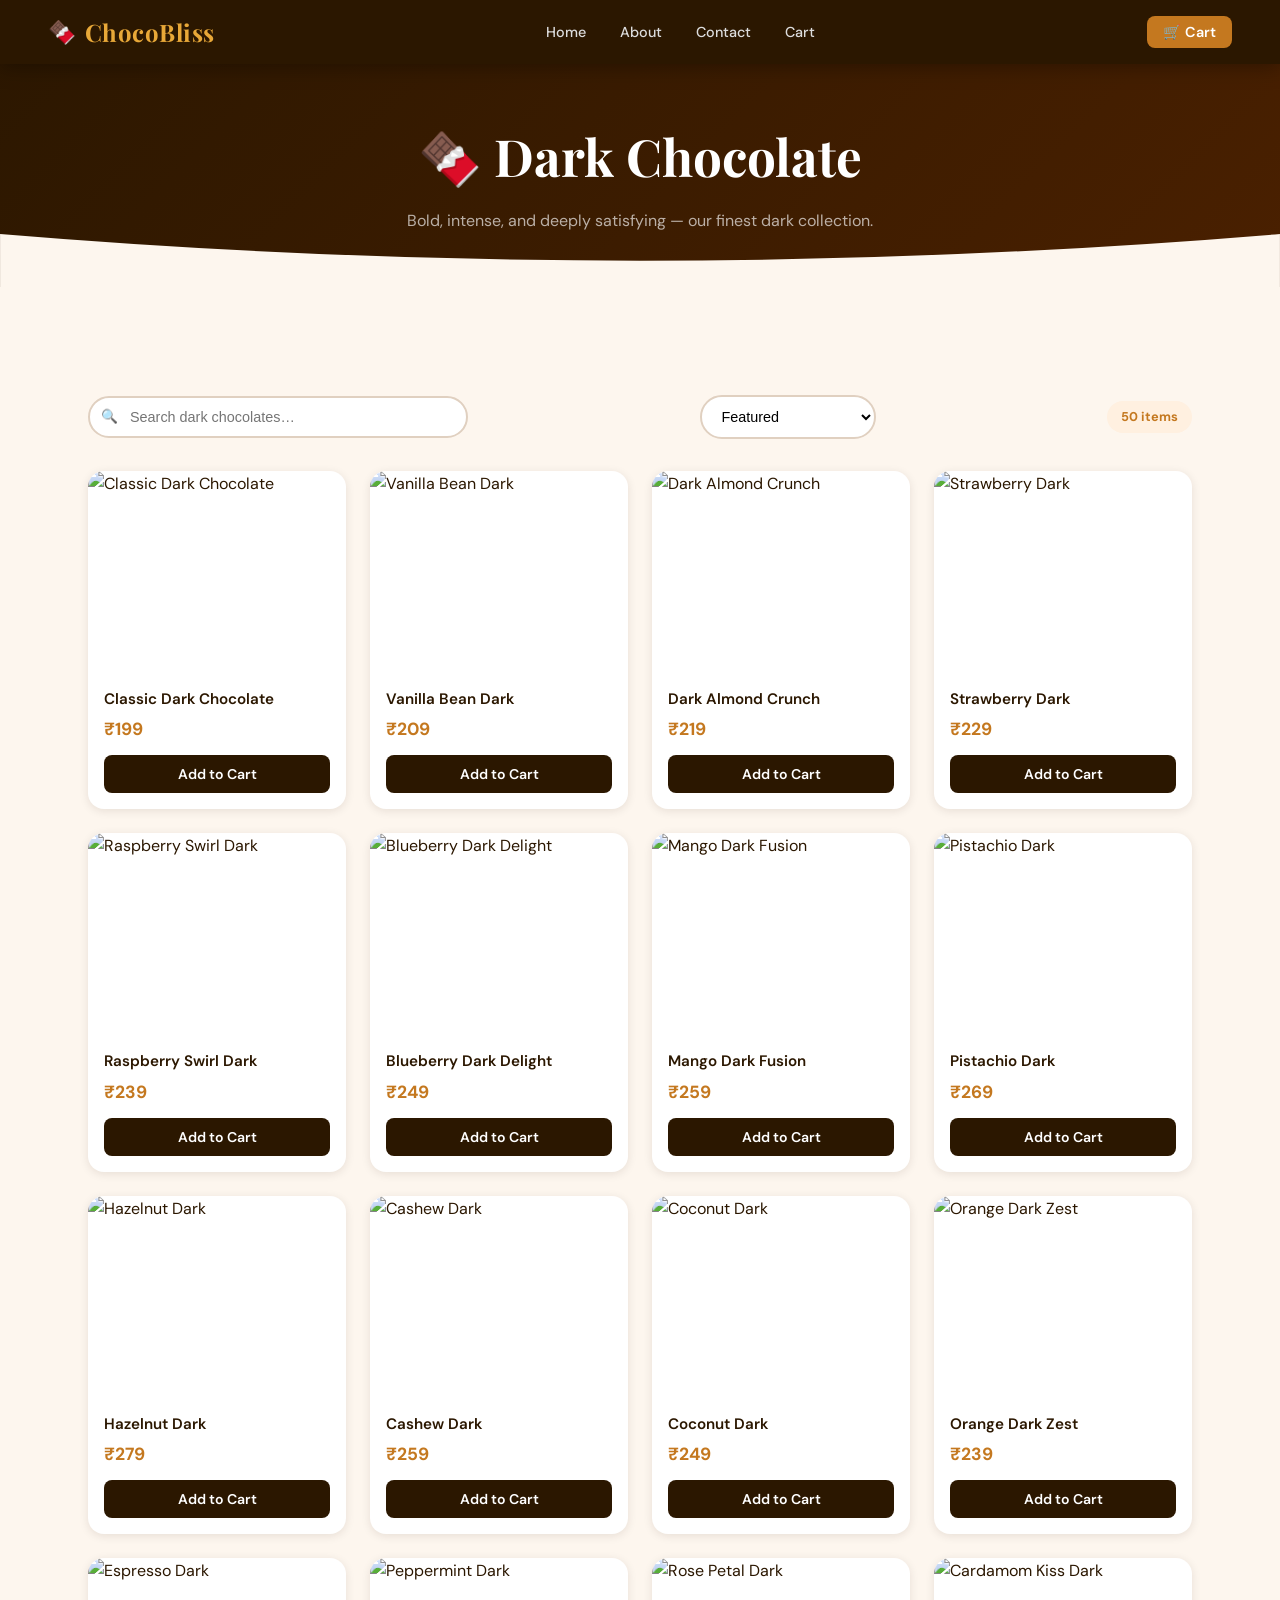
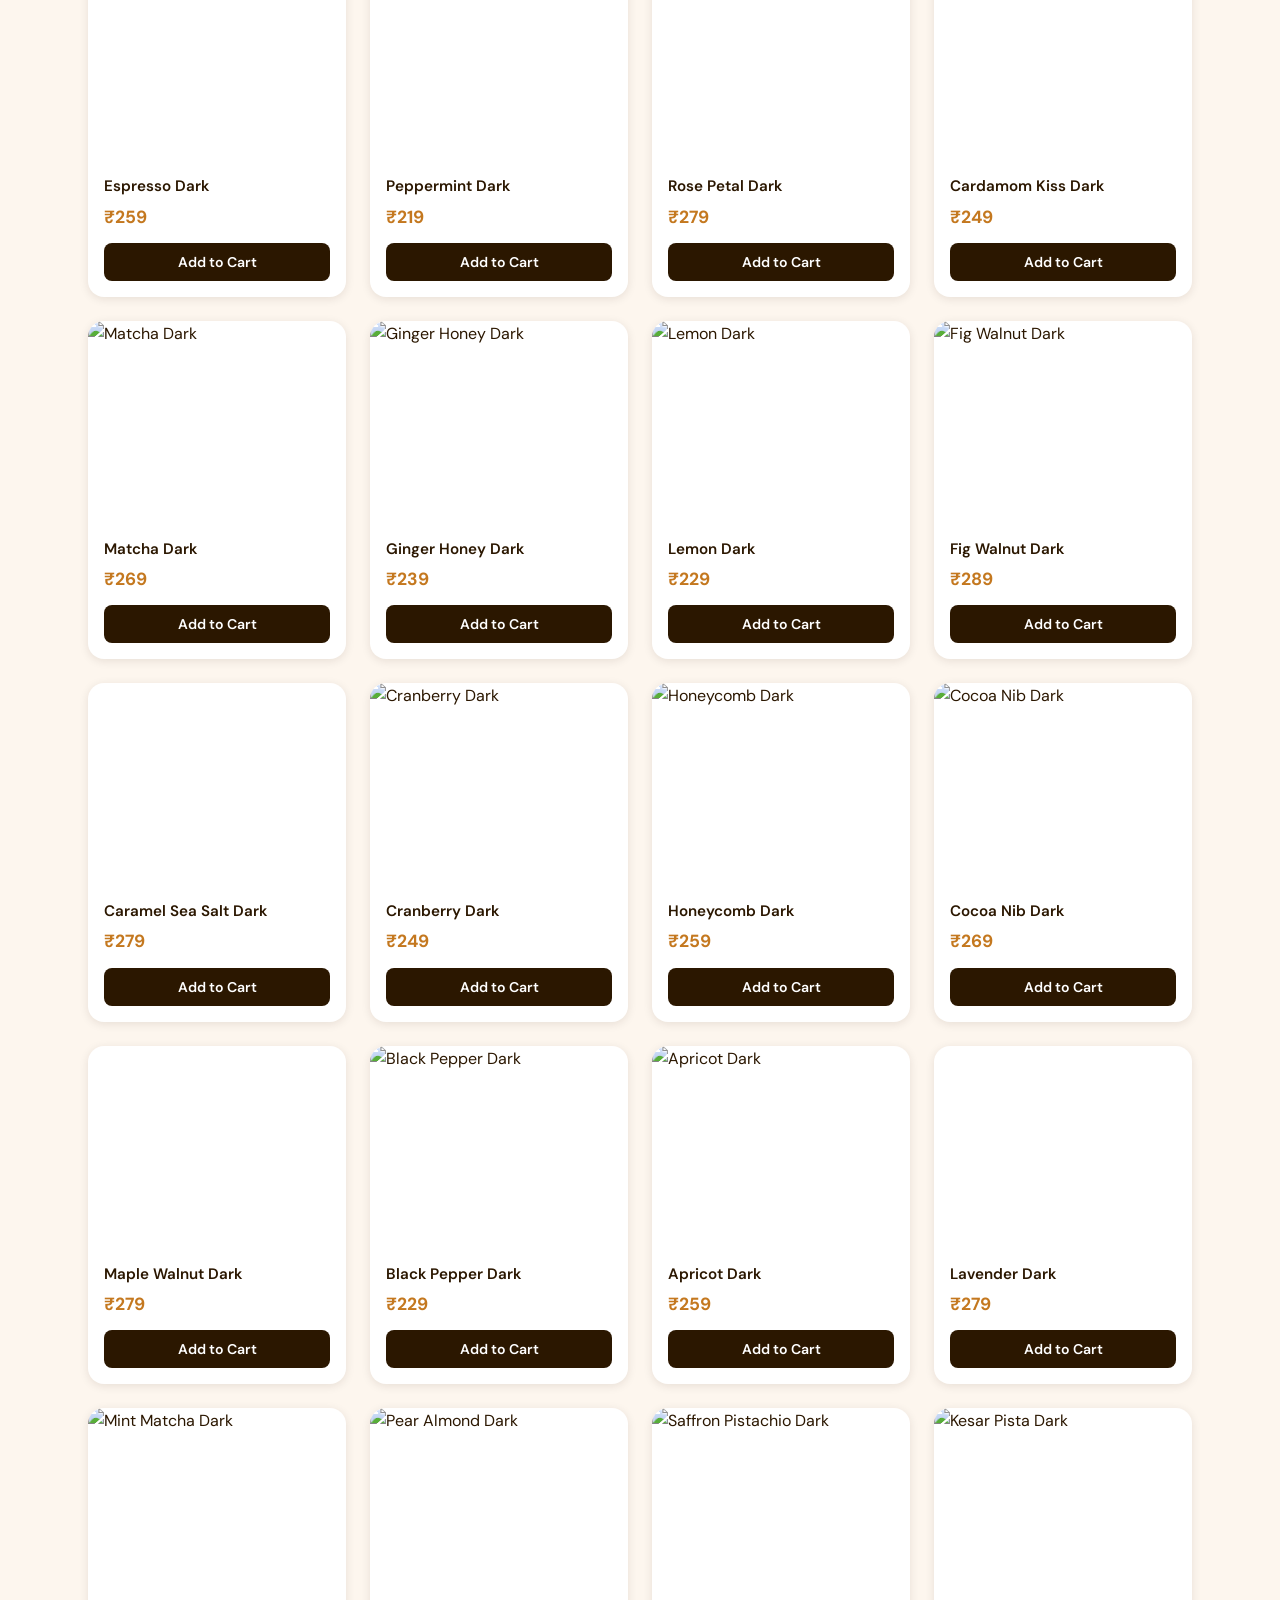
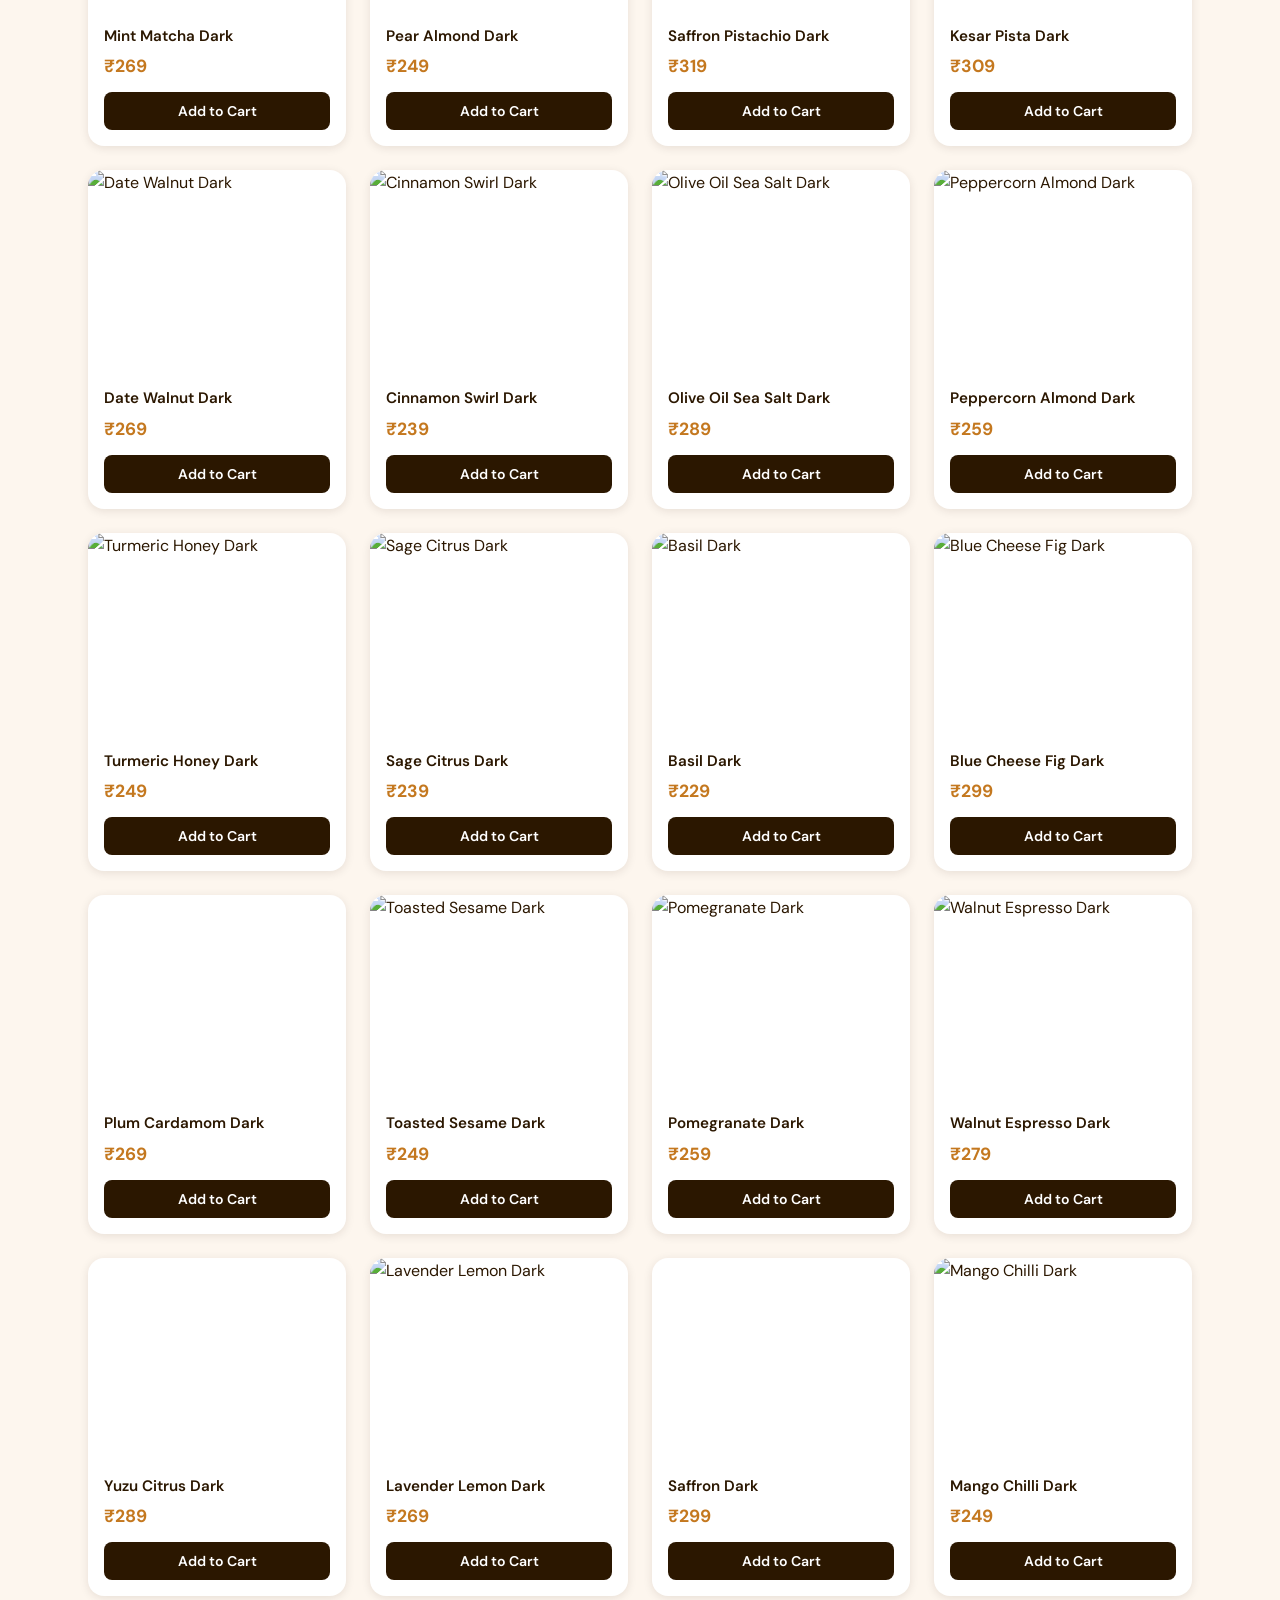
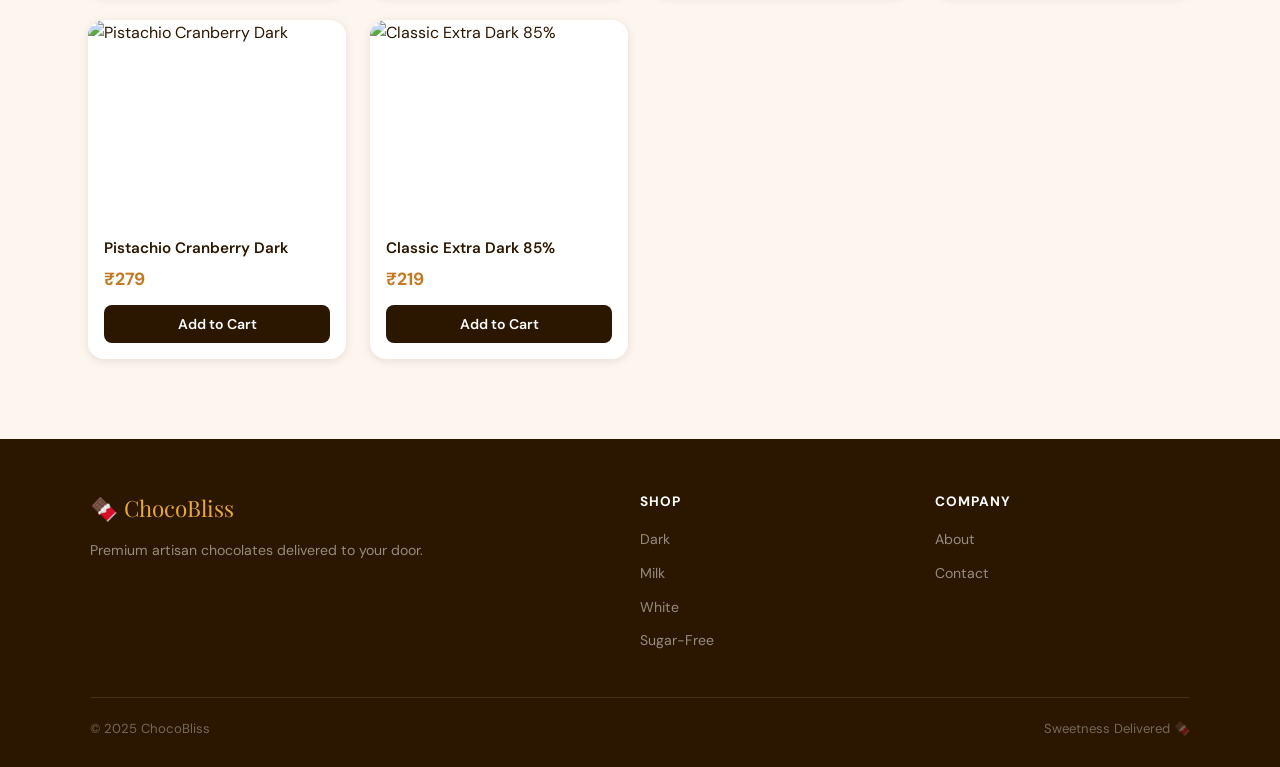
<file: pages/dark.html>
<!DOCTYPE html>
<html lang="en">
<head>
  <meta charset="UTF-8">
  <meta name="viewport" content="width=device-width, initial-scale=1.0">
  <title>Dark Chocolate — ChocoBliss</title>
  <link rel="stylesheet" href="../assets/css/main.css">
</head>
<body>

  <nav class="navbar">
    <a href="../index.html" class="nav-logo"><span>🍫</span> ChocoBliss</a>
    <ul class="nav-links">
      <li><a href="../index.html">Home</a></li>
      <li><a href="about.html">About</a></li>
      <li><a href="contact.html">Contact</a></li>
      <li><a href="cart.html">Cart</a></li>
      
    </ul>
    <button class="nav-cart" onclick="location.href='cart.html'">
      🛒 Cart <span class="cart-badge">0</span>
    </button>
    <button class="hamburger" aria-label="Menu"><span></span><span></span><span></span></button>
  </nav>

  <div class="page-hero">
    <div class="page-hero-inner">
      <h1>🍫 Dark Chocolate</h1>
      <p>Bold, intense, and deeply satisfying — our finest dark collection.</p>
    </div>
    <svg class="page-hero-wave" viewBox="0 0 1440 60" fill="none" xmlns="http://www.w3.org/2000/svg">
      <path d="M0 60L1440 60L1440 0Q720 60 0 0Z" fill="#FDF6EE"/>
    </svg>
  </div>

  <div class="section">
    <div class="prod-controls">
      <div class="search-wrap"><input id="search" type="text" placeholder="Search dark chocolates…"></div>
      <select id="sort" class="sort-select">
        <option value="featured">Featured</option>
        <option value="price-asc">Price: Low → High</option>
        <option value="price-desc">Price: High → Low</option>
        <option value="name-az">Name: A → Z</option>
      </select>
      <div class="count-badge" id="count-badge">50 items</div>
    </div>
    <div class="product-grid" id="product-grid"></div>
  </div>

  <footer>
    <div class="footer-grid">
      <div class="footer-brand"><div class="logo">🍫 ChocoBliss</div><p>Premium artisan chocolates delivered to your door.</p></div>
      <div class="footer-col"><h4>Shop</h4><ul><li><a href="dark.html">Dark</a></li><li><a href="milk.html">Milk</a></li><li><a href="white.html">White</a></li><li><a href="sugarfree.html">Sugar-Free</a></li></ul></div>
      <div class="footer-col"><h4>Company</h4><ul><li><a href="about.html">About</a></li><li><a href="contact.html">Contact</a></li></ul></div>
    </div>
    <div class="footer-bottom"><span>© 2025 ChocoBliss</span><span>Sweetness Delivered 🍫</span></div>
  </footer>

  <script src="../assets/js/cart.js"></script>
  <script src="../assets/js/products.js"></script>
  <script>
  const DARK_PRODUCTS = [
    {id:101,name:"Classic Dark Chocolate",price:199,img:"https://images.unsplash.com/photo-1606312619070-d48b4c652a52?w=400&q=80"},
    {id:102,name:"Vanilla Bean Dark",price:209,img:"https://images.unsplash.com/photo-1549007994-cb92caebd54b?w=400&q=80"},
    {id:103,name:"Dark Almond Crunch",price:219,img:"https://images.unsplash.com/photo-1575377427642-087cf684f29d?w=400&q=80"},
    {id:104,name:"Strawberry Dark",price:229,img:"https://images.unsplash.com/photo-1621939514649-280e2ee25f60?w=400&q=80"},
    {id:105,name:"Raspberry Swirl Dark",price:239,img:"https://images.unsplash.com/photo-1587132137056-bfbf0166836e?w=400&q=80"},
    {id:106,name:"Blueberry Dark Delight",price:249,img:"https://images.unsplash.com/photo-1511381939415-e44015466834?w=400&q=80"},
    {id:107,name:"Mango Dark Fusion",price:259,img:"https://images.unsplash.com/photo-1599599810769-bcde5a160d32?w=400&q=80"},
    {id:108,name:"Pistachio Dark",price:269,img:"https://images.unsplash.com/photo-1580442151529-343f2f6e0e27?w=400&q=80"},
    {id:109,name:"Hazelnut Dark",price:279,img:"https://images.unsplash.com/photo-1481391243133-f96216dcb5d2?w=400&q=80"},
    {id:110,name:"Cashew Dark",price:259,img:"https://images.unsplash.com/photo-1618897996318-5a901fa6ca71?w=400&q=80"},
    {id:111,name:"Coconut Dark",price:249,img:"https://images.unsplash.com/photo-1604079628040-94301bb21b91?w=400&q=80"},
    {id:112,name:"Orange Dark Zest",price:239,img:"https://images.unsplash.com/photo-1567206563114-c179900d7cf0?w=400&q=80"},
    {id:113,name:"Espresso Dark",price:259,img:"https://images.unsplash.com/photo-1606312619070-d48b4c652a52?w=400&q=80"},
    {id:114,name:"Peppermint Dark",price:219,img:"https://images.unsplash.com/photo-1549007994-cb92caebd54b?w=400&q=80"},
    {id:115,name:"Rose Petal Dark",price:279,img:"https://images.unsplash.com/photo-1575377427642-087cf684f29d?w=400&q=80"},
    {id:116,name:"Cardamom Kiss Dark",price:249,img:"https://images.unsplash.com/photo-1621939514649-280e2ee25f60?w=400&q=80"},
    {id:117,name:"Matcha Dark",price:269,img:"https://images.unsplash.com/photo-1587132137056-bfbf0166836e?w=400&q=80"},
    {id:118,name:"Ginger Honey Dark",price:239,img:"https://images.unsplash.com/photo-1511381939415-e44015466834?w=400&q=80"},
    {id:119,name:"Lemon Dark",price:229,img:"https://images.unsplash.com/photo-1599599810769-bcde5a160d32?w=400&q=80"},
    {id:120,name:"Fig Walnut Dark",price:289,img:"https://images.unsplash.com/photo-1580442151529-343f2f6e0e27?w=400&q=80"},
    {id:121,name:"Caramel Sea Salt Dark",price:279,img:"https://images.unsplash.com/photo-1481391243133-f96216dcb5d2?w=400&q=80"},
    {id:122,name:"Cranberry Dark",price:249,img:"https://images.unsplash.com/photo-1618897996318-5a901fa6ca71?w=400&q=80"},
    {id:123,name:"Honeycomb Dark",price:259,img:"https://images.unsplash.com/photo-1604079628040-94301bb21b91?w=400&q=80"},
    {id:124,name:"Cocoa Nib Dark",price:269,img:"https://images.unsplash.com/photo-1567206563114-c179900d7cf0?w=400&q=80"},
    {id:125,name:"Maple Walnut Dark",price:279,img:"https://images.unsplash.com/photo-1606312619070-d48b4c652a52?w=400&q=80"},
    {id:126,name:"Black Pepper Dark",price:229,img:"https://images.unsplash.com/photo-1549007994-cb92caebd54b?w=400&q=80"},
    {id:127,name:"Apricot Dark",price:259,img:"https://images.unsplash.com/photo-1575377427642-087cf684f29d?w=400&q=80"},
    {id:128,name:"Lavender Dark",price:279,img:"https://images.unsplash.com/photo-1621939514649-280e2ee25f60?w=400&q=80"},
    {id:129,name:"Mint Matcha Dark",price:269,img:"https://images.unsplash.com/photo-1587132137056-bfbf0166836e?w=400&q=80"},
    {id:130,name:"Pear Almond Dark",price:249,img:"https://images.unsplash.com/photo-1511381939415-e44015466834?w=400&q=80"},
    {id:131,name:"Saffron Pistachio Dark",price:319,img:"https://images.unsplash.com/photo-1599599810769-bcde5a160d32?w=400&q=80"},
    {id:132,name:"Kesar Pista Dark",price:309,img:"https://images.unsplash.com/photo-1580442151529-343f2f6e0e27?w=400&q=80"},
    {id:133,name:"Date Walnut Dark",price:269,img:"https://images.unsplash.com/photo-1481391243133-f96216dcb5d2?w=400&q=80"},
    {id:134,name:"Cinnamon Swirl Dark",price:239,img:"https://images.unsplash.com/photo-1618897996318-5a901fa6ca71?w=400&q=80"},
    {id:135,name:"Olive Oil Sea Salt Dark",price:289,img:"https://images.unsplash.com/photo-1604079628040-94301bb21b91?w=400&q=80"},
    {id:136,name:"Peppercorn Almond Dark",price:259,img:"https://images.unsplash.com/photo-1567206563114-c179900d7cf0?w=400&q=80"},
    {id:137,name:"Turmeric Honey Dark",price:249,img:"https://images.unsplash.com/photo-1606312619070-d48b4c652a52?w=400&q=80"},
    {id:138,name:"Sage Citrus Dark",price:239,img:"https://images.unsplash.com/photo-1549007994-cb92caebd54b?w=400&q=80"},
    {id:139,name:"Basil Dark",price:229,img:"https://images.unsplash.com/photo-1575377427642-087cf684f29d?w=400&q=80"},
    {id:140,name:"Blue Cheese Fig Dark",price:299,img:"https://images.unsplash.com/photo-1621939514649-280e2ee25f60?w=400&q=80"},
    {id:141,name:"Plum Cardamom Dark",price:269,img:"https://images.unsplash.com/photo-1587132137056-bfbf0166836e?w=400&q=80"},
    {id:142,name:"Toasted Sesame Dark",price:249,img:"https://images.unsplash.com/photo-1511381939415-e44015466834?w=400&q=80"},
    {id:143,name:"Pomegranate Dark",price:259,img:"https://images.unsplash.com/photo-1599599810769-bcde5a160d32?w=400&q=80"},
    {id:144,name:"Walnut Espresso Dark",price:279,img:"https://images.unsplash.com/photo-1580442151529-343f2f6e0e27?w=400&q=80"},
    {id:145,name:"Yuzu Citrus Dark",price:289,img:"https://images.unsplash.com/photo-1481391243133-f96216dcb5d2?w=400&q=80"},
    {id:146,name:"Lavender Lemon Dark",price:269,img:"https://images.unsplash.com/photo-1618897996318-5a901fa6ca71?w=400&q=80"},
    {id:147,name:"Saffron Dark",price:299,img:"https://images.unsplash.com/photo-1604079628040-94301bb21b91?w=400&q=80"},
    {id:148,name:"Mango Chilli Dark",price:249,img:"https://images.unsplash.com/photo-1567206563114-c179900d7cf0?w=400&q=80"},
    {id:149,name:"Pistachio Cranberry Dark",price:279,img:"https://images.unsplash.com/photo-1606312619070-d48b4c652a52?w=400&q=80"},
    {id:150,name:"Classic Extra Dark 85%",price:219,img:"https://images.unsplash.com/photo-1549007994-cb92caebd54b?w=400&q=80"},
  ];
  document.addEventListener('DOMContentLoaded', () => initProductPage(DARK_PRODUCTS));
  </script>
</body>
</html>
</file>
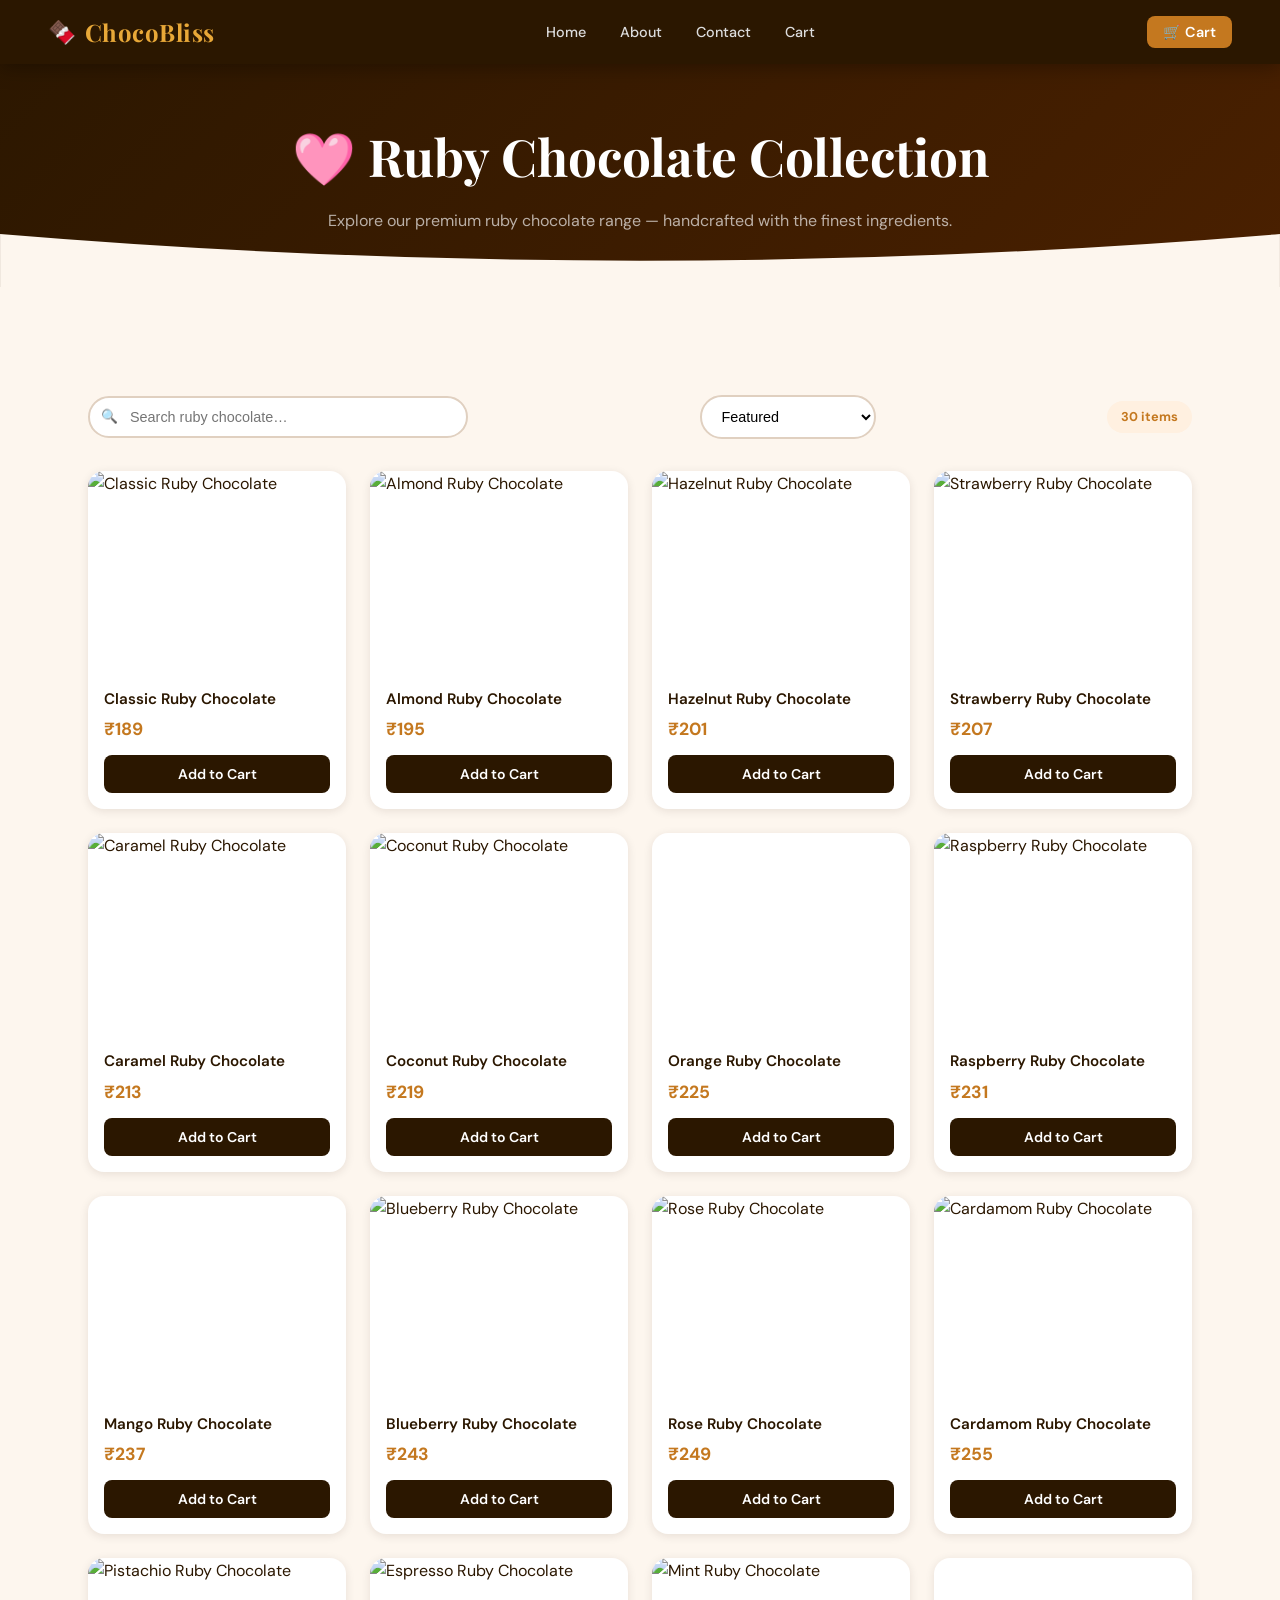
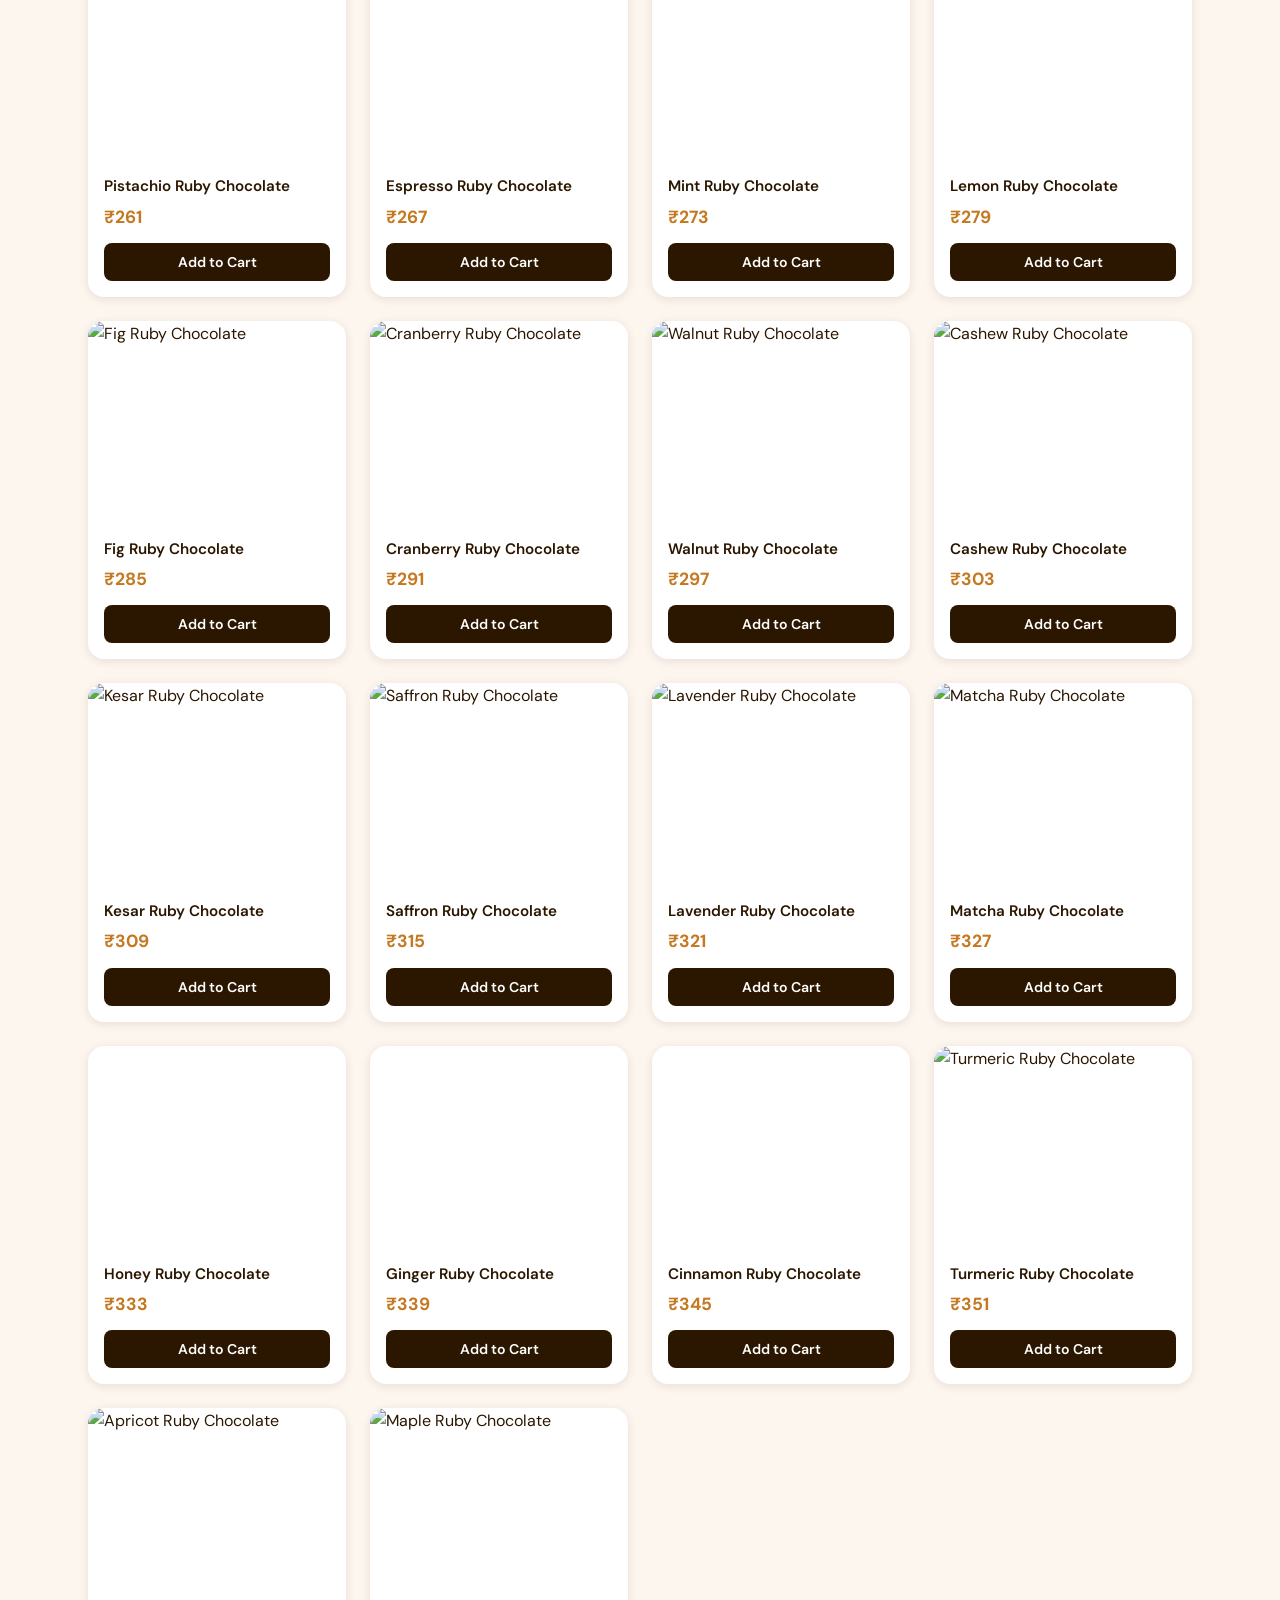
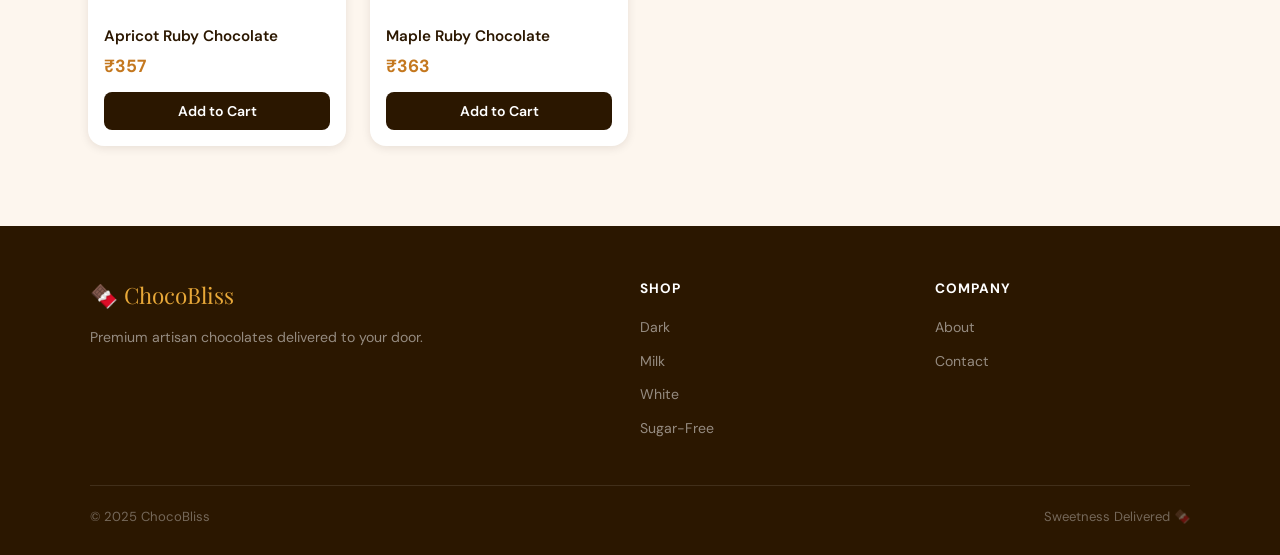
<file: pages/ruby.html>
<!DOCTYPE html>
<html lang="en">
<head>
  <meta charset="UTF-8">
  <meta name="viewport" content="width=device-width, initial-scale=1.0">
  <title>Ruby Chocolate — ChocoBliss</title>
  <link rel="stylesheet" href="../assets/css/main.css">
</head>
<body>
  <nav class="navbar">
    <a href="../index.html" class="nav-logo"><span>🍫</span> ChocoBliss</a>
    <ul class="nav-links">
      <li><a href="../index.html">Home</a></li>
      <li><a href="about.html">About</a></li>
      <li><a href="contact.html">Contact</a></li>
      <li><a href="cart.html">Cart</a></li>
      
    </ul>
    <button class="nav-cart" onclick="location.href='cart.html'">🛒 Cart <span class="cart-badge">0</span></button>
    <button class="hamburger" aria-label="Menu"><span></span><span></span><span></span></button>
  </nav>

  <div class="page-hero">
    <div class="page-hero-inner">
      <h1>🩷 Ruby Chocolate Collection</h1>
      <p>Explore our premium ruby chocolate range — handcrafted with the finest ingredients.</p>
    </div>
    <svg class="page-hero-wave" viewBox="0 0 1440 60" fill="none"><path d="M0 60L1440 60L1440 0Q720 60 0 0Z" fill="#FDF6EE"/></svg>
  </div>

  <div class="section">
    <div class="prod-controls">
      <div class="search-wrap"><input id="search" type="text" placeholder="Search ruby chocolate…"></div>
      <select id="sort" class="sort-select">
        <option value="featured">Featured</option>
        <option value="price-asc">Price: Low → High</option>
        <option value="price-desc">Price: High → Low</option>
        <option value="name-az">Name: A → Z</option>
      </select>
      <div class="count-badge" id="count-badge">30 items</div>
    </div>
    <div class="product-grid" id="product-grid"></div>
  </div>

  <footer>
    <div class="footer-grid">
      <div class="footer-brand"><div class="logo">🍫 ChocoBliss</div><p>Premium artisan chocolates delivered to your door.</p></div>
      <div class="footer-col"><h4>Shop</h4><ul><li><a href="dark.html">Dark</a></li><li><a href="milk.html">Milk</a></li><li><a href="white.html">White</a></li><li><a href="sugarfree.html">Sugar-Free</a></li></ul></div>
      <div class="footer-col"><h4>Company</h4><ul><li><a href="about.html">About</a></li><li><a href="contact.html">Contact</a></li></ul></div>
    </div>
    <div class="footer-bottom"><span>© 2025 ChocoBliss</span><span>Sweetness Delivered 🍫</span></div>
  </footer>

  <script src="../assets/js/cart.js"></script>
  <script src="../assets/js/products.js"></script>
  <script>
  const PRODUCTS = [
    {id:600,name:"Classic Ruby Chocolate",price:189,img:"https://images.unsplash.com/photo-1587132137056-bfbf0166836e?w=400&q=80"},
    {id:601,name:"Almond Ruby Chocolate",price:195,img:"https://images.unsplash.com/photo-1549007994-cb92caebd54b?w=400&q=80"},
    {id:602,name:"Hazelnut Ruby Chocolate",price:201,img:"https://images.unsplash.com/photo-1606312619070-d48b4c652a52?w=400&q=80"},
    {id:603,name:"Strawberry Ruby Chocolate",price:207,img:"https://images.unsplash.com/photo-1481391243133-f96216dcb5d2?w=400&q=80"},
    {id:604,name:"Caramel Ruby Chocolate",price:213,img:"https://images.unsplash.com/photo-1621939514649-280e2ee25f60?w=400&q=80"},
    {id:605,name:"Coconut Ruby Chocolate",price:219,img:"https://images.unsplash.com/photo-1575377427642-087cf684f29d?w=400&q=80"},
    {id:606,name:"Orange Ruby Chocolate",price:225,img:"https://images.unsplash.com/photo-1587132137056-bfbf0166836e?w=400&q=80"},
    {id:607,name:"Raspberry Ruby Chocolate",price:231,img:"https://images.unsplash.com/photo-1549007994-cb92caebd54b?w=400&q=80"},
    {id:608,name:"Mango Ruby Chocolate",price:237,img:"https://images.unsplash.com/photo-1606312619070-d48b4c652a52?w=400&q=80"},
    {id:609,name:"Blueberry Ruby Chocolate",price:243,img:"https://images.unsplash.com/photo-1481391243133-f96216dcb5d2?w=400&q=80"},
    {id:610,name:"Rose Ruby Chocolate",price:249,img:"https://images.unsplash.com/photo-1621939514649-280e2ee25f60?w=400&q=80"},
    {id:611,name:"Cardamom Ruby Chocolate",price:255,img:"https://images.unsplash.com/photo-1575377427642-087cf684f29d?w=400&q=80"},
    {id:612,name:"Pistachio Ruby Chocolate",price:261,img:"https://images.unsplash.com/photo-1587132137056-bfbf0166836e?w=400&q=80"},
    {id:613,name:"Espresso Ruby Chocolate",price:267,img:"https://images.unsplash.com/photo-1549007994-cb92caebd54b?w=400&q=80"},
    {id:614,name:"Mint Ruby Chocolate",price:273,img:"https://images.unsplash.com/photo-1606312619070-d48b4c652a52?w=400&q=80"},
    {id:615,name:"Lemon Ruby Chocolate",price:279,img:"https://images.unsplash.com/photo-1481391243133-f96216dcb5d2?w=400&q=80"},
    {id:616,name:"Fig Ruby Chocolate",price:285,img:"https://images.unsplash.com/photo-1621939514649-280e2ee25f60?w=400&q=80"},
    {id:617,name:"Cranberry Ruby Chocolate",price:291,img:"https://images.unsplash.com/photo-1575377427642-087cf684f29d?w=400&q=80"},
    {id:618,name:"Walnut Ruby Chocolate",price:297,img:"https://images.unsplash.com/photo-1587132137056-bfbf0166836e?w=400&q=80"},
    {id:619,name:"Cashew Ruby Chocolate",price:303,img:"https://images.unsplash.com/photo-1549007994-cb92caebd54b?w=400&q=80"},
    {id:620,name:"Kesar Ruby Chocolate",price:309,img:"https://images.unsplash.com/photo-1606312619070-d48b4c652a52?w=400&q=80"},
    {id:621,name:"Saffron Ruby Chocolate",price:315,img:"https://images.unsplash.com/photo-1481391243133-f96216dcb5d2?w=400&q=80"},
    {id:622,name:"Lavender Ruby Chocolate",price:321,img:"https://images.unsplash.com/photo-1621939514649-280e2ee25f60?w=400&q=80"},
    {id:623,name:"Matcha Ruby Chocolate",price:327,img:"https://images.unsplash.com/photo-1575377427642-087cf684f29d?w=400&q=80"},
    {id:624,name:"Honey Ruby Chocolate",price:333,img:"https://images.unsplash.com/photo-1587132137056-bfbf0166836e?w=400&q=80"},
    {id:625,name:"Ginger Ruby Chocolate",price:339,img:"https://images.unsplash.com/photo-1549007994-cb92caebd54b?w=400&q=80"},
    {id:626,name:"Cinnamon Ruby Chocolate",price:345,img:"https://images.unsplash.com/photo-1606312619070-d48b4c652a52?w=400&q=80"},
    {id:627,name:"Turmeric Ruby Chocolate",price:351,img:"https://images.unsplash.com/photo-1481391243133-f96216dcb5d2?w=400&q=80"},
    {id:628,name:"Apricot Ruby Chocolate",price:357,img:"https://images.unsplash.com/photo-1621939514649-280e2ee25f60?w=400&q=80"},
    {id:629,name:"Maple Ruby Chocolate",price:363,img:"https://images.unsplash.com/photo-1575377427642-087cf684f29d?w=400&q=80"}
  ];
  document.addEventListener('DOMContentLoaded', () => initProductPage(PRODUCTS));
  </script>
</body>
</html>
</file>
<file: assets/css/main.css>
/* =============================================
   ChocoBliss — Main Stylesheet
   Palette: Deep Cocoa · Warm Cream · Gold Dust
   Font: Playfair Display (display) + DM Sans (body)
   ============================================= */

@import url('https://fonts.googleapis.com/css2?family=Playfair+Display:ital,wght@0,400;0,700;1,400&family=DM+Sans:wght@400;500;600&display=swap');

:root {
  --cocoa:      #2B1700;
  --espresso:   #4A2000;
  --caramel:    #C4781F;
  --gold:       #E8A838;
  --cream:      #FDF6EE;
  --blush:      #FFF0E0;
  --muted:      #8C7060;
  --white:      #FFFFFF;
  --shadow-sm:  0 2px 10px rgba(43,23,0,.10);
  --shadow-md:  0 6px 24px rgba(43,23,0,.14);
  --shadow-lg:  0 14px 40px rgba(43,23,0,.18);
  --radius-sm:  8px;
  --radius-md:  16px;
  --radius-lg:  28px;
  --ease:       cubic-bezier(.4,0,.2,1);
}

/* ---- Reset ---- */
*, *::before, *::after { box-sizing: border-box; margin: 0; padding: 0; }
html { scroll-behavior: smooth; font-size: 16px; }
body { font-family: 'DM Sans', system-ui, sans-serif; background: var(--cream); color: var(--cocoa); line-height: 1.6; }
a { text-decoration: none; color: inherit; }
img { display: block; max-width: 100%; }
button { cursor: pointer; font-family: inherit; }
ul { list-style: none; }

/* =============================================
   NAVBAR
   ============================================= */
.navbar {
  position: fixed; top: 0; left: 0; width: 100%; z-index: 900;
  background: var(--cocoa);
  display: flex; align-items: center; justify-content: space-between;
  padding: 0 48px;
  height: 64px;
  box-shadow: 0 2px 20px rgba(0,0,0,.35);
}
.nav-logo {
  font-family: 'Playfair Display', serif;
  font-size: 1.5rem; font-weight: 700;
  color: var(--gold);
  letter-spacing: .5px;
  display: flex; align-items: center; gap: 8px;
}
.nav-logo span { font-size: 1.4rem; }
.nav-links { display: flex; align-items: center; gap: 6px; }
.nav-links a {
  color: #ddd; font-size: .9rem; font-weight: 500;
  padding: 7px 14px; border-radius: var(--radius-sm);
  transition: background .2s var(--ease), color .2s;
}
.nav-links a:hover, .nav-links a.active {
  background: var(--espresso); color: var(--gold);
}
.nav-cart {
  position: relative;
  background: var(--caramel); color: var(--white);
  border: none; border-radius: var(--radius-sm);
  padding: 7px 16px; font-size: .9rem; font-weight: 600;
  display: flex; align-items: center; gap: 6px;
  transition: background .2s;
}
.nav-cart:hover { background: var(--gold); }
.cart-badge {
  position: absolute; top: -6px; right: -6px;
  background: #E53935; color: #fff;
  font-size: .7rem; font-weight: 700;
  width: 18px; height: 18px; border-radius: 50%;
  display: flex; align-items: center; justify-content: center;
  display: none;
}
.hamburger { display: none; flex-direction: column; gap: 5px; background: none; border: none; }
.hamburger span { display: block; width: 24px; height: 2px; background: var(--gold); border-radius: 2px; }

/* =============================================
   HERO  (index.html)
   ============================================= */
.hero {
  min-height: 100vh;
  background: linear-gradient(135deg, var(--cocoa) 0%, #5C2E00 60%, #8B4A00 100%);
  display: flex; align-items: center; justify-content: center;
  text-align: center; padding: 64px 24px 48px;
  position: relative; overflow: hidden;
}
.hero::before {
  content: '';
  position: absolute; inset: 0;
  background: url('https://images.unsplash.com/photo-1606312619070-d48b4c652a52?w=1400&q=80') center/cover no-repeat;
  opacity: .12;
}
.hero-content { position: relative; z-index: 1; max-width: 700px; }
.hero-badge {
  display: inline-block;
  background: rgba(232,168,56,.15); border: 1px solid rgba(232,168,56,.4);
  color: var(--gold); font-size: .8rem; font-weight: 600; letter-spacing: 2px;
  text-transform: uppercase; padding: 6px 18px; border-radius: 999px;
  margin-bottom: 24px;
}
.hero h1 {
  font-family: 'Playfair Display', serif;
  font-size: clamp(2.8rem, 6vw, 5rem); font-weight: 700;
  color: var(--white); line-height: 1.1; margin-bottom: 18px;
}
.hero h1 em { color: var(--gold); font-style: italic; }
.hero p {
  font-size: 1.15rem; color: rgba(255,255,255,.75);
  max-width: 520px; margin: 0 auto 36px;
}
.hero-btns { display: flex; gap: 14px; justify-content: center; flex-wrap: wrap; }
.btn-primary {
  background: var(--gold); color: var(--cocoa);
  font-weight: 700; font-size: .95rem;
  padding: 14px 32px; border-radius: var(--radius-lg);
  border: none; transition: transform .2s var(--ease), box-shadow .2s;
  box-shadow: 0 4px 20px rgba(232,168,56,.35);
}
.btn-primary:hover { transform: translateY(-3px); box-shadow: 0 8px 28px rgba(232,168,56,.45); }
.btn-outline {
  background: transparent; color: var(--white);
  font-weight: 600; font-size: .95rem;
  padding: 13px 30px; border-radius: var(--radius-lg);
  border: 2px solid rgba(255,255,255,.35);
  transition: border-color .2s, background .2s;
}
.btn-outline:hover { border-color: var(--white); background: rgba(255,255,255,.08); }
.scroll-hint {
  position: absolute; bottom: 28px; left: 50%; transform: translateX(-50%);
  color: rgba(255,255,255,.4); font-size: .8rem; display: flex; flex-direction: column; align-items: center; gap: 6px;
}
.scroll-hint::after {
  content: '↓'; font-size: 1.2rem;
  animation: bob 1.5s ease-in-out infinite;
}
@keyframes bob { 0%,100%{transform:translateY(0)} 50%{transform:translateY(6px)} }

/* =============================================
   SECTION WRAPPER
   ============================================= */
.section { padding: 80px 48px; max-width: 1200px; margin: 0 auto; }
.section-head { text-align: center; margin-bottom: 52px; }
.section-eyebrow {
  font-size: .75rem; font-weight: 600; letter-spacing: 3px; text-transform: uppercase;
  color: var(--caramel); margin-bottom: 10px;
}
.section-title {
  font-family: 'Playfair Display', serif;
  font-size: clamp(1.8rem, 3.5vw, 2.8rem); font-weight: 700; color: var(--cocoa);
  line-height: 1.2;
}
.section-sub { color: var(--muted); font-size: 1rem; margin-top: 12px; max-width: 560px; margin-left: auto; margin-right: auto; }

/* =============================================
   CATEGORY CARDS (index.html)
   ============================================= */
.cat-grid {
  display: grid;
  grid-template-columns: repeat(4, 1fr);
  gap: 24px;
}
.cat-card {
  border-radius: var(--radius-md); overflow: hidden;
  box-shadow: var(--shadow-sm);
  transition: transform .3s var(--ease), box-shadow .3s;
  position: relative; cursor: pointer;
  aspect-ratio: 3/4;
  background: var(--cocoa);
}
.cat-card:hover { transform: translateY(-8px) scale(1.01); box-shadow: var(--shadow-lg); }
.cat-card img {
  width: 100%; height: 100%; object-fit: cover;
  transition: transform .5s var(--ease), filter .3s;
  filter: brightness(.7);
}
.cat-card:hover img { transform: scale(1.06); filter: brightness(.5); }
.cat-info {
  position: absolute; bottom: 0; left: 0; right: 0;
  padding: 20px 18px;
  background: linear-gradient(to top, rgba(43,23,0,.9) 0%, transparent 100%);
}
.cat-info h3 { font-family: 'Playfair Display', serif; font-size: 1.15rem; color: var(--white); margin-bottom: 8px; }
.cat-tag { font-size: .7rem; text-transform: uppercase; letter-spacing: 1.5px; color: var(--gold); font-weight: 600; }
.cat-btn {
  position: absolute; top: 50%; left: 50%; transform: translate(-50%, -50%) scale(.8);
  background: var(--gold); color: var(--cocoa); font-weight: 700; font-size: .85rem;
  padding: 10px 22px; border-radius: var(--radius-lg); border: none;
  opacity: 0; transition: opacity .3s, transform .3s var(--ease);
}
.cat-card:hover .cat-btn { opacity: 1; transform: translate(-50%, -50%) scale(1); }

/* =============================================
   FEATURES STRIP
   ============================================= */
.features-strip {
  background: var(--cocoa); color: var(--white);
  padding: 32px 48px;
  display: flex; justify-content: center; gap: 64px; flex-wrap: wrap;
  text-align: center;
}
.feat-item { display: flex; flex-direction: column; align-items: center; gap: 6px; }
.feat-icon { font-size: 1.8rem; }
.feat-label { font-size: .8rem; font-weight: 600; color: var(--gold); letter-spacing: 1px; text-transform: uppercase; }
.feat-desc { font-size: .82rem; color: rgba(255,255,255,.6); }

/* =============================================
   PRODUCT PAGE (dark, milk, white…)
   ============================================= */
.page-hero {
  padding-top: 64px;
  background: linear-gradient(135deg, var(--cocoa) 0%, var(--espresso) 100%);
  color: var(--white); text-align: center;
  padding-bottom: 0;
}
.page-hero-inner { padding: 52px 48px 0; }
.page-hero h1 { font-family: 'Playfair Display', serif; font-size: clamp(2rem, 4vw, 3.2rem); color: var(--white); }
.page-hero p { color: rgba(255,255,255,.65); margin-top: 10px; font-size: 1rem; }
.page-hero-wave { display: block; }

/* Product Controls */
.prod-controls {
  display: flex; align-items: center; justify-content: space-between;
  gap: 12px; flex-wrap: wrap;
  padding: 28px 0 0;
}
.search-wrap { position: relative; flex: 1; min-width: 220px; max-width: 380px; }
.search-wrap input {
  width: 100%; padding: 11px 16px 11px 40px;
  border-radius: var(--radius-lg); border: 2px solid #E0D0C0;
  font-size: .9rem; background: var(--white); outline: none;
  transition: border-color .2s;
}
.search-wrap input:focus { border-color: var(--caramel); }
.search-wrap::before { content: '🔍'; position: absolute; left: 13px; top: 50%; transform: translateY(-50%); font-size: .85rem; }
.sort-select {
  padding: 11px 16px; border-radius: var(--radius-lg);
  border: 2px solid #E0D0C0; font-size: .9rem;
  background: var(--white); outline: none; cursor: pointer;
}
.sort-select:focus { border-color: var(--caramel); }
.count-badge {
  background: var(--blush); color: var(--caramel);
  font-size: .8rem; font-weight: 700; padding: 6px 14px;
  border-radius: 999px; white-space: nowrap;
}

/* Product Grid */
.product-grid {
  display: grid;
  grid-template-columns: repeat(auto-fill, minmax(230px, 1fr));
  gap: 24px; padding-top: 32px;
}
.prod-card {
  background: var(--white); border-radius: var(--radius-md);
  box-shadow: var(--shadow-sm);
  transition: transform .3s var(--ease), box-shadow .3s;
  overflow: hidden;
}
.prod-card:hover { transform: translateY(-6px); box-shadow: var(--shadow-md); }
.prod-img-wrap { position: relative; overflow: hidden; }
.prod-card img { width: 100%; height: 200px; object-fit: cover; transition: transform .5s var(--ease); }
.prod-card:hover img { transform: scale(1.07); }
.prod-overlay {
  position: absolute; inset: 0; background: rgba(43,23,0,.4);
  display: flex; align-items: center; justify-content: center;
  opacity: 0; transition: opacity .25s;
}
.prod-card:hover .prod-overlay { opacity: 1; }
.quick-btn {
  background: var(--white); color: var(--cocoa); font-weight: 700;
  border: none; padding: 9px 18px; border-radius: var(--radius-lg);
  font-size: .82rem; transform: translateY(8px);
  transition: transform .25s var(--ease), background .2s;
}
.prod-card:hover .quick-btn { transform: translateY(0); }
.quick-btn:hover { background: var(--gold); }
.prod-body { padding: 16px; }
.prod-body h3 { font-size: .95rem; font-weight: 600; color: var(--cocoa); margin-bottom: 4px; }
.prod-price { font-size: 1.1rem; font-weight: 700; color: var(--caramel); margin-bottom: 12px; }
.add-btn {
  width: 100%; padding: 10px; border-radius: var(--radius-sm);
  background: var(--cocoa); color: var(--white); font-weight: 600;
  border: none; font-size: .88rem;
  transition: background .2s, transform .15s;
}
.add-btn:hover { background: var(--caramel); transform: scale(1.02); }
.add-btn.added { background: #2E7D32; }

/* =============================================
   TOAST NOTIFICATION
   ============================================= */
#toast {
  position: fixed; bottom: 28px; left: 50%; transform: translateX(-50%) translateY(80px);
  background: var(--cocoa); color: var(--white);
  padding: 14px 26px; border-radius: var(--radius-md);
  font-weight: 600; font-size: .9rem;
  box-shadow: var(--shadow-lg); z-index: 9999;
  transition: transform .35s var(--ease), opacity .35s;
  opacity: 0; pointer-events: none;
  display: flex; align-items: center; gap: 10px;
}
#toast.show { transform: translateX(-50%) translateY(0); opacity: 1; }
#toast::before { content: '🍫'; font-size: 1.1rem; }

/* =============================================
   CART PAGE
   ============================================= */
.cart-page { padding-top: 84px; min-height: 100vh; background: var(--cream); }
.cart-layout { max-width: 1100px; margin: 0 auto; padding: 32px 24px; display: grid; grid-template-columns: 1fr 340px; gap: 28px; align-items: start; }
.cart-panel { background: var(--white); border-radius: var(--radius-md); box-shadow: var(--shadow-sm); padding: 28px; }
.cart-panel h2 { font-family: 'Playfair Display', serif; font-size: 1.5rem; margin-bottom: 22px; color: var(--cocoa); }
.cart-item-row { display: flex; gap: 16px; align-items: center; padding: 16px 0; border-bottom: 1px solid #F0E8DF; }
.cart-item-row:last-child { border-bottom: none; }
.cart-item-img { width: 80px; height: 80px; object-fit: cover; border-radius: var(--radius-sm); flex-shrink: 0; }
.cart-item-info { flex: 1; }
.cart-item-info h4 { font-size: .95rem; font-weight: 600; }
.cart-item-meta { font-size: .82rem; color: var(--muted); }
.qty-ctrl { display: flex; align-items: center; gap: 8px; margin-top: 8px; }
.qty-btn { width: 28px; height: 28px; border-radius: 50%; border: 2px solid #E0D0C0; background: none; font-size: 1rem; font-weight: 700; color: var(--cocoa); display: flex; align-items: center; justify-content: center; transition: border-color .15s, background .15s; }
.qty-btn:hover { border-color: var(--caramel); background: var(--blush); }
.qty-num { font-weight: 700; min-width: 24px; text-align: center; }
.cart-item-price { font-weight: 700; font-size: 1rem; color: var(--caramel); white-space: nowrap; }
.remove-btn { background: none; border: none; color: #ccc; font-size: 1.1rem; transition: color .15s; }
.remove-btn:hover { color: #E53935; }
.cart-empty { text-align: center; padding: 60px 20px; color: var(--muted); }
.cart-empty .big-emoji { font-size: 3rem; margin-bottom: 14px; }
.cart-summary { position: sticky; top: 80px; }
.summary-row { display: flex; justify-content: space-between; padding: 10px 0; font-size: .95rem; }
.summary-row.total { font-weight: 700; font-size: 1.1rem; border-top: 2px solid #F0E8DF; margin-top: 8px; padding-top: 18px; }
.checkout-btn { width: 100%; margin-top: 18px; padding: 15px; border-radius: var(--radius-md); background: var(--caramel); color: var(--white); border: none; font-size: 1rem; font-weight: 700; transition: background .2s, transform .15s; }
.checkout-btn:hover { background: var(--gold); transform: scale(1.01); }

/* =============================================
   LOGIN / REGISTER
   ============================================= */
.auth-page { min-height: 100vh; display: flex; align-items: center; justify-content: center; background: linear-gradient(135deg, var(--cocoa) 0%, #5C2E00 100%); padding: 84px 24px 40px; }
.auth-card { background: var(--white); border-radius: var(--radius-lg); box-shadow: var(--shadow-lg); padding: 44px 40px; width: 100%; max-width: 440px; }
.auth-card .logo-mark { font-family: 'Playfair Display', serif; font-size: 1.4rem; color: var(--caramel); text-align: center; margin-bottom: 28px; }
.auth-card h1 { font-family: 'Playfair Display', serif; font-size: 1.8rem; text-align: center; margin-bottom: 6px; }
.auth-card .sub { text-align: center; color: var(--muted); font-size: .9rem; margin-bottom: 28px; }
.form-group { margin-bottom: 18px; }
.form-group label { display: block; font-size: .85rem; font-weight: 600; color: var(--cocoa); margin-bottom: 6px; }
.form-group input {
  width: 100%; padding: 12px 16px; border-radius: var(--radius-sm);
  border: 2px solid #E0D0C0; font-size: .95rem;
  outline: none; transition: border-color .2s;
}
.form-group input:focus { border-color: var(--caramel); }
.form-group input.error { border-color: #E53935; }
.form-error { font-size: .8rem; color: #E53935; margin-top: 5px; display: none; }
.form-group.has-error .form-error { display: block; }
.auth-btn { width: 100%; padding: 13px; background: var(--caramel); color: var(--white); border: none; border-radius: var(--radius-md); font-size: 1rem; font-weight: 700; transition: background .2s, transform .15s; }
.auth-btn:hover { background: var(--gold); transform: scale(1.01); }
.auth-link { text-align: center; margin-top: 18px; font-size: .88rem; color: var(--muted); }
.auth-link a { color: var(--caramel); font-weight: 600; }

/* =============================================
   ABOUT PAGE
   ============================================= */
.about-page { padding-top: 64px; }
.about-hero { background: linear-gradient(135deg, var(--cocoa), var(--espresso)); color: var(--white); padding: 80px 48px; text-align: center; }
.about-hero h1 { font-family: 'Playfair Display', serif; font-size: clamp(2.2rem, 4vw, 3.5rem); }
.about-hero p { color: rgba(255,255,255,.7); max-width: 600px; margin: 14px auto 0; font-size: 1.05rem; }
.story-grid { display: grid; grid-template-columns: 1fr 1fr; gap: 48px; align-items: center; padding: 72px 48px; max-width: 1100px; margin: 0 auto; }
.story-img { border-radius: var(--radius-md); overflow: hidden; box-shadow: var(--shadow-md); }
.story-img img { width: 100%; height: 360px; object-fit: cover; }
.story-text h2 { font-family: 'Playfair Display', serif; font-size: 2rem; margin-bottom: 16px; }
.story-text p { color: var(--muted); line-height: 1.8; margin-bottom: 14px; }
.values-grid { display: grid; grid-template-columns: repeat(3, 1fr); gap: 24px; max-width: 1100px; margin: 0 auto; padding: 0 48px 72px; }
.val-card { background: var(--white); border-radius: var(--radius-md); padding: 28px; box-shadow: var(--shadow-sm); text-align: center; }
.val-icon { font-size: 2rem; margin-bottom: 12px; }
.val-card h3 { font-family: 'Playfair Display', serif; font-size: 1.1rem; margin-bottom: 8px; }
.val-card p { font-size: .88rem; color: var(--muted); }

/* =============================================
   CONTACT PAGE
   ============================================= */
.contact-page { padding-top: 64px; min-height: 100vh; background: var(--cream); }
.contact-wrap { max-width: 1000px; margin: 0 auto; padding: 64px 24px; display: grid; grid-template-columns: 1fr 1fr; gap: 40px; align-items: start; }
.contact-info h2 { font-family: 'Playfair Display', serif; font-size: 2rem; margin-bottom: 14px; }
.contact-info p { color: var(--muted); margin-bottom: 28px; }
.contact-detail { display: flex; align-items: flex-start; gap: 14px; margin-bottom: 18px; }
.contact-icon { font-size: 1.3rem; margin-top: 2px; }
.contact-detail-text strong { display: block; font-weight: 600; margin-bottom: 2px; }
.contact-detail-text span { font-size: .9rem; color: var(--muted); }
.contact-form-card { background: var(--white); border-radius: var(--radius-md); box-shadow: var(--shadow-sm); padding: 36px; }
.contact-form-card h3 { font-family: 'Playfair Display', serif; font-size: 1.4rem; margin-bottom: 22px; }
.contact-form-card textarea { width: 100%; padding: 12px 16px; border-radius: var(--radius-sm); border: 2px solid #E0D0C0; font-size: .95rem; font-family: inherit; resize: vertical; outline: none; margin-top: 6px; }
.contact-form-card textarea:focus { border-color: var(--caramel); }
.send-btn { width: 100%; padding: 13px; background: var(--caramel); color: var(--white); border: none; border-radius: var(--radius-md); font-size: 1rem; font-weight: 700; margin-top: 10px; transition: background .2s; }
.send-btn:hover { background: var(--gold); }

/* =============================================
   CUSTOMIZED PAGE
   ============================================= */
.custom-page { padding: 84px 24px 60px; min-height: 100vh; }
.custom-wrap { max-width: 800px; margin: 0 auto; }
.custom-wrap h1 { font-family: 'Playfair Display', serif; font-size: 2.2rem; text-align: center; margin-bottom: 8px; }
.custom-sub { text-align: center; color: var(--muted); margin-bottom: 40px; }
.step-card { background: var(--white); border-radius: var(--radius-md); box-shadow: var(--shadow-sm); padding: 28px; margin-bottom: 20px; }
.step-label { font-size: .72rem; font-weight: 700; letter-spacing: 2px; text-transform: uppercase; color: var(--gold); margin-bottom: 8px; }
.step-card h3 { font-family: 'Playfair Display', serif; font-size: 1.2rem; margin-bottom: 18px; }
.option-grid { display: flex; flex-wrap: wrap; gap: 10px; }
.opt-btn {
  padding: 9px 18px; border-radius: var(--radius-lg);
  border: 2px solid #E0D0C0; background: var(--white);
  font-size: .88rem; font-weight: 500; color: var(--cocoa);
  transition: all .2s var(--ease); cursor: pointer;
}
.opt-btn:hover { border-color: var(--caramel); background: var(--blush); }
.opt-btn.selected { border-color: var(--caramel); background: var(--caramel); color: var(--white); }
.custom-preview { background: linear-gradient(135deg, var(--cocoa), var(--espresso)); border-radius: var(--radius-md); padding: 28px; color: var(--white); margin-top: 28px; }
.preview-title { font-family: 'Playfair Display', serif; font-size: 1.2rem; color: var(--gold); margin-bottom: 14px; }
.preview-row { display: flex; justify-content: space-between; padding: 8px 0; border-bottom: 1px solid rgba(255,255,255,.1); font-size: .9rem; }
.preview-row:last-child { border-bottom: none; font-weight: 700; font-size: 1rem; color: var(--gold); }
.add-custom-btn { width: 100%; margin-top: 18px; padding: 14px; background: var(--gold); color: var(--cocoa); border: none; border-radius: var(--radius-md); font-weight: 700; font-size: 1rem; transition: transform .15s; }
.add-custom-btn:hover { transform: scale(1.02); }

/* =============================================
   FOOTER
   ============================================= */
footer {
  background: var(--cocoa); color: rgba(255,255,255,.7);
  padding: 52px 48px 28px;
}
.footer-grid { display: grid; grid-template-columns: 2fr 1fr 1fr; gap: 40px; max-width: 1100px; margin: 0 auto 36px; }
.footer-brand .logo { color: var(--gold); font-family: 'Playfair Display', serif; font-size: 1.4rem; margin-bottom: 12px; }
.footer-brand p { font-size: .88rem; line-height: 1.7; color: rgba(255,255,255,.5); }
.footer-col h4 { color: var(--white); font-size: .85rem; font-weight: 700; letter-spacing: 1px; text-transform: uppercase; margin-bottom: 14px; }
.footer-col li { margin-bottom: 8px; }
.footer-col a { font-size: .88rem; color: rgba(255,255,255,.5); transition: color .2s; }
.footer-col a:hover { color: var(--gold); }
.footer-bottom { max-width: 1100px; margin: 0 auto; padding-top: 20px; border-top: 1px solid rgba(255,255,255,.1); display: flex; justify-content: space-between; align-items: center; font-size: .82rem; color: rgba(255,255,255,.35); }

/* =============================================
   RESPONSIVE
   ============================================= */
@media (max-width: 1024px) {
  .cat-grid { grid-template-columns: repeat(2, 1fr); }
  .cart-layout { grid-template-columns: 1fr; }
  .story-grid, .contact-wrap { grid-template-columns: 1fr; }
  .footer-grid { grid-template-columns: 1fr 1fr; }
}
@media (max-width: 768px) {
  .navbar { padding: 0 20px; }
  .nav-links { display: none; position: absolute; top: 64px; left: 0; width: 100%; background: var(--cocoa); flex-direction: column; padding: 16px; gap: 4px; }
  .nav-links.open { display: flex; }
  .hamburger { display: flex; }
  .section { padding: 56px 20px; }
  .hero h1 { font-size: 2.2rem; }
  .cat-grid { grid-template-columns: 1fr 1fr; }
  .features-strip { gap: 32px; padding: 32px 24px; }
  .values-grid { grid-template-columns: 1fr; padding: 0 24px 56px; }
  .footer-grid { grid-template-columns: 1fr; gap: 28px; }
  .footer-bottom { flex-direction: column; gap: 8px; text-align: center; }
  .auth-card { padding: 32px 24px; }
}
@media (max-width: 480px) {
  .cat-grid { grid-template-columns: 1fr; }
  .product-grid { grid-template-columns: 1fr 1fr; }
}
</file>
